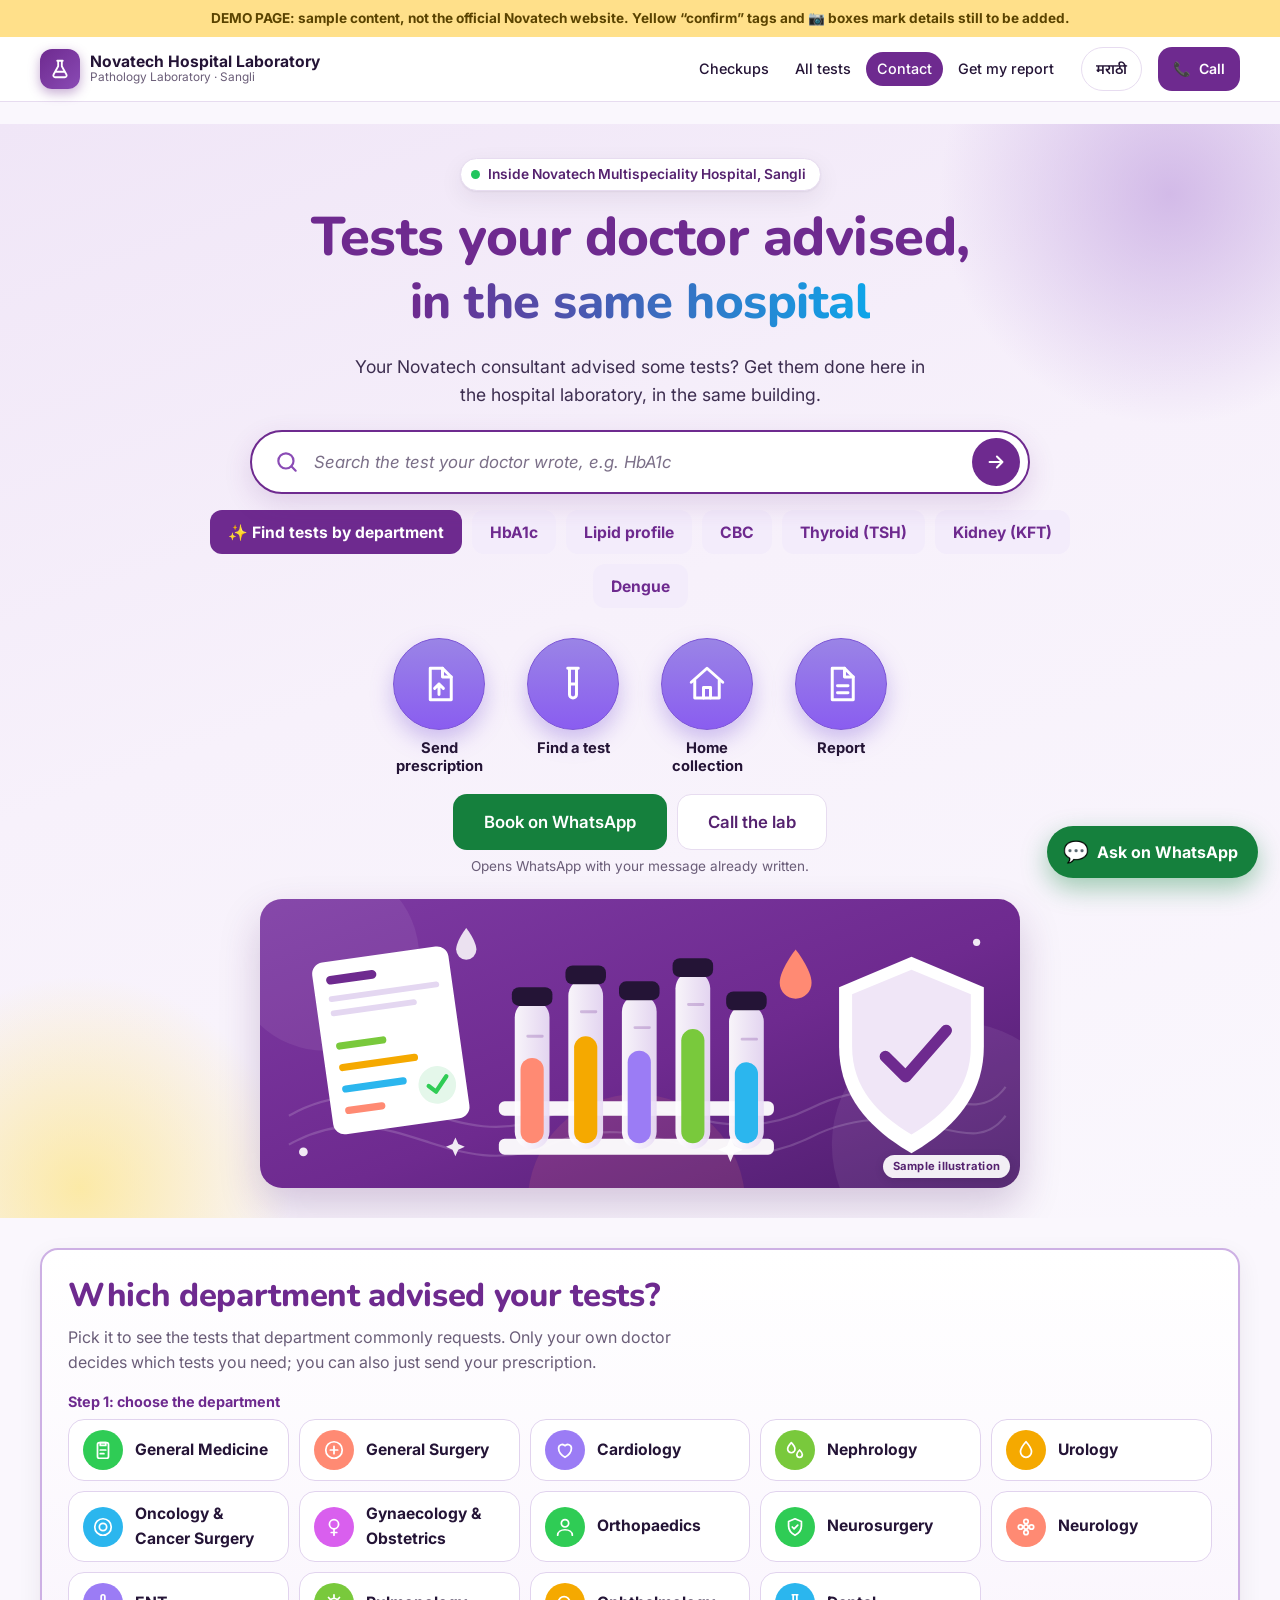
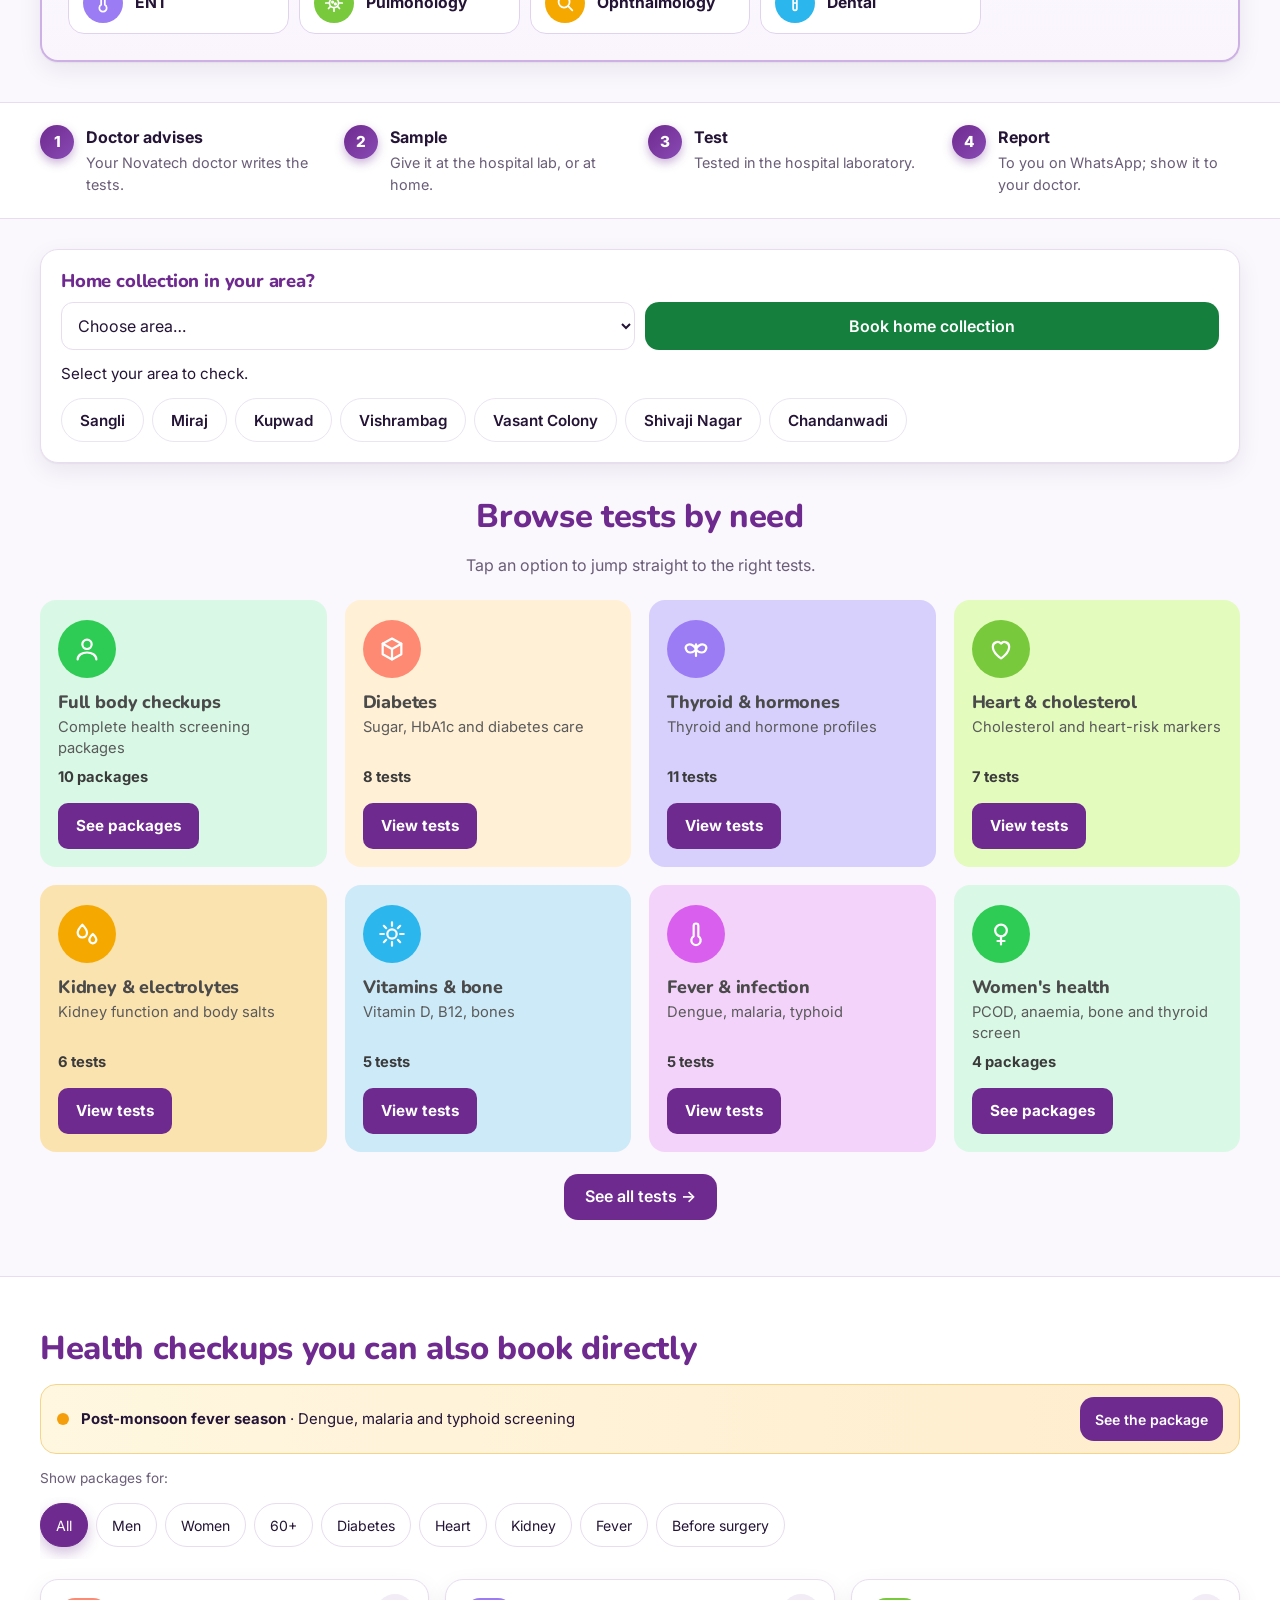
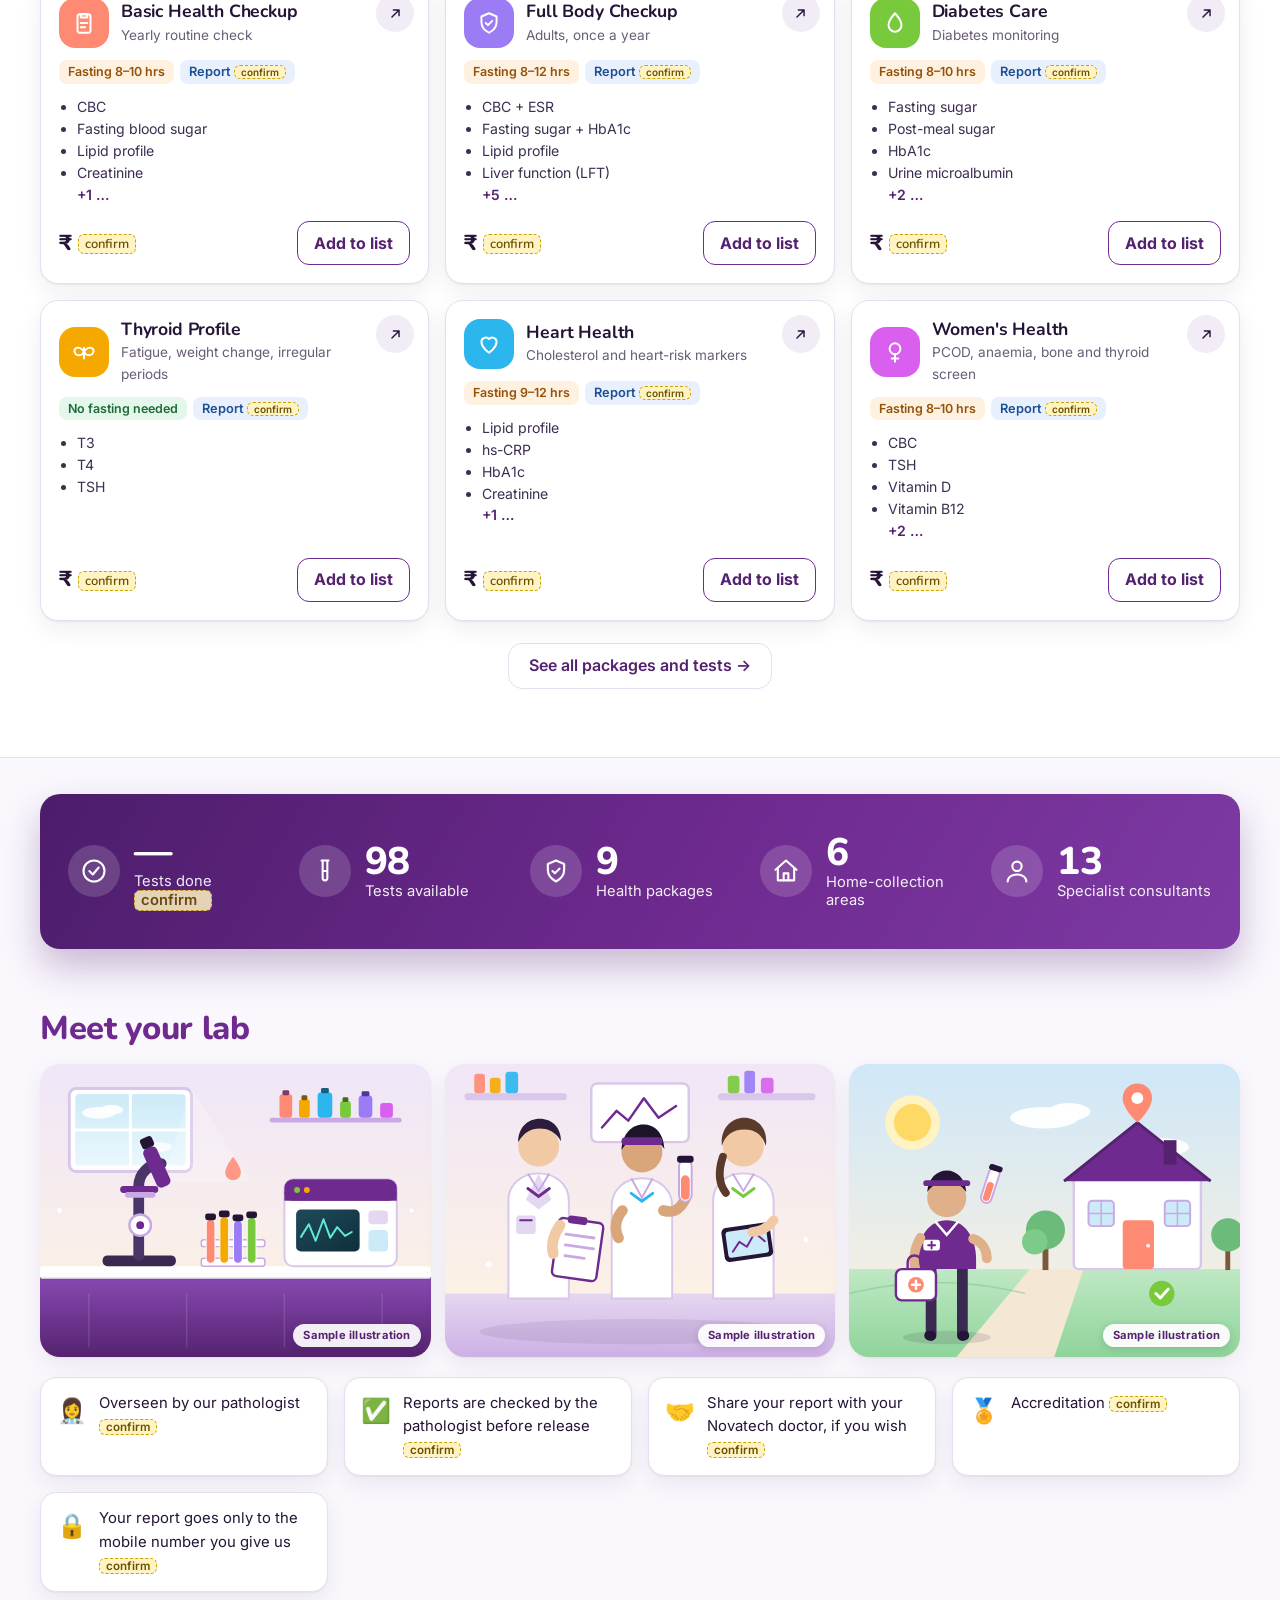
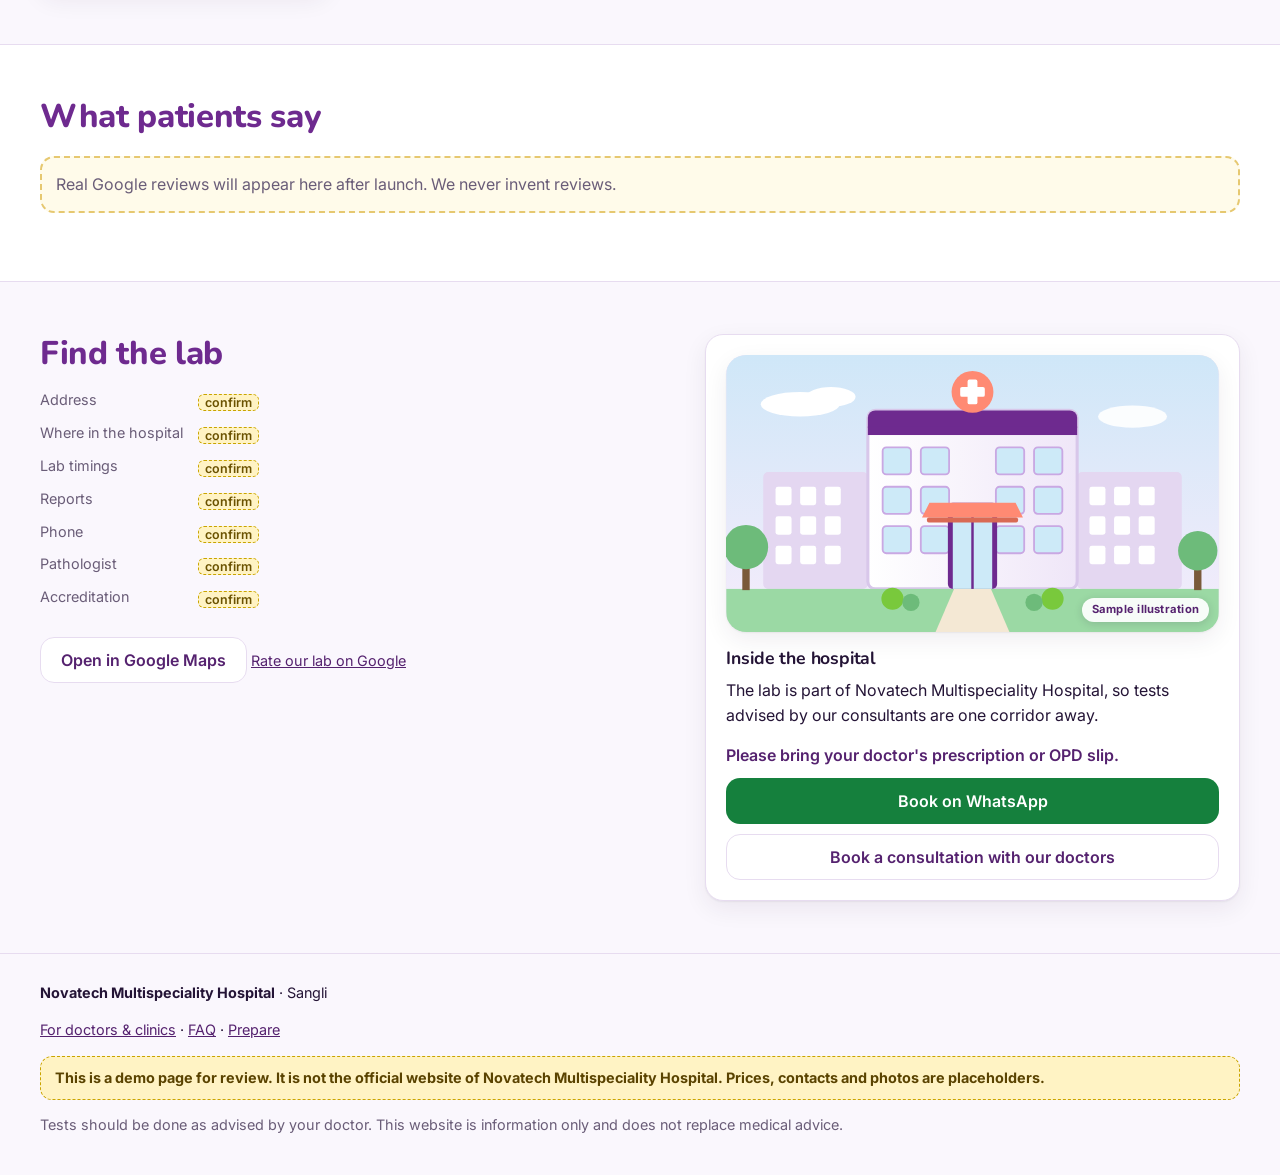
<file: index.html>
<!doctype html>
<html lang="en">
<head>
<meta charset="utf-8">
<meta name="viewport" content="width=device-width, initial-scale=1">
<title>DEMO · Pathology Lab in Sangli | Novatech Multispeciality Hospital</title>
<meta name="description" content="DEMO page, not the official site. Blood tests, health checkup packages and home sample collection in Sangli, Miraj and Kupwad. Pathology laboratory inside Novatech Multispeciality Hospital. Reports on WhatsApp.">
<meta name="robots" content="noindex, nofollow"><!-- DEMO: replace with index, follow when the real site goes live -->
<link rel="icon" href="data:image/svg+xml,%3Csvg xmlns='http://www.w3.org/2000/svg' viewBox='0 0 32 32'%3E%3Crect width='32' height='32' rx='8' fill='%236e2a8f'/%3E%3Cpath d='M12 6h8M13 6v7l-5 9a2 2 0 0 0 1.8 3h12.4a2 2 0 0 0 1.8-3l-5-9V6' fill='none' stroke='white' stroke-width='2' stroke-linecap='round' stroke-linejoin='round'/%3E%3C/svg%3E">
<meta name="theme-color" content="#6e2a8f">
<link rel="preconnect" href="https://fonts.googleapis.com">
<link rel="preconnect" href="https://fonts.gstatic.com" crossorigin>
<link rel="preload" as="style" href="https://fonts.googleapis.com/css2?family=Inter:wght@400;600;700&family=Nunito:wght@800&family=Noto+Sans+Devanagari:wght@400;700&display=swap" onload="this.onload=null;this.rel='stylesheet'">
<noscript><link rel="stylesheet" href="https://fonts.googleapis.com/css2?family=Inter:wght@400;600;700&family=Nunito:wght@800&family=Noto+Sans+Devanagari:wght@400;700&display=swap"></noscript>
<link rel="stylesheet" href="styles.css?v=20261027000626">
<script>document.documentElement.classList.add("js");setTimeout(function(){document.documentElement.classList.add("ready")},3500);</script>

<!-- Local-business data for Google. DISABLED in the demo: at launch fill the [confirm] values and change type="application/json" back to type="application/ld+json". -->
<script type="application/json" id="ld-json-disabled">
{
  "@context": "https://schema.org",
  "@type": "MedicalBusiness",
  "name": "Novatech Hospital Laboratory",
  "description": "Pathology laboratory inside Novatech Multispeciality Hospital, Sangli.",
  "areaServed": ["Sangli", "Miraj", "Kupwad"],
  "address": { "@type": "PostalAddress", "streetAddress": "[confirm]", "addressLocality": "Sangli", "addressRegion": "Maharashtra", "addressCountry": "IN" },
  "telephone": "[confirm]",
  "parentOrganization": { "@type": "Hospital", "name": "Novatech Multispeciality Hospital" }
}
</script>
</head>
<body data-page="home">
<div class="progress" id="progress" aria-hidden="true"></div>
<div class="draft-banner" id="draftBanner"><span data-i18n="demoBanner">DEMO PAGE: sample content, not the official Novatech website. Yellow “confirm” tags and 📷 boxes mark details still to be added.</span></div>

<header class="topbar">
  <div class="wrap topbar-in">
    <a class="brand" href="index.html">
      <span class="brand-mark" aria-hidden="true">
        <svg viewBox="0 0 24 24" width="22" height="22" fill="none" stroke="currentColor" stroke-width="2" stroke-linecap="round" stroke-linejoin="round"><path d="M9 3h6M10 3v6l-5 9a2 2 0 0 0 1.8 3h10.4A2 2 0 0 0 19 18l-5-9V3"/><path d="M7.5 15h9"/></svg>
      </span>
      <span class="brand-text"><strong data-lab="labName"></strong><small data-i18n="brandSub"></small></span>
    </a>
    <nav class="nav" aria-label="Main" id="nav">
      <a href="#featured" data-i18n="navCheckups"></a>
      <a href="tests.html#tests" data-i18n="navAllTests"></a>
      <a href="#contact" data-i18n="navContact"></a>
      <a href="#" data-wa="report" data-i18n="getReport"></a>
    </nav>
    <button class="lang" id="langBtn" type="button">मराठी</button>
    <a class="btn btn-primary sm hcall" data-call href="#">📞 <span data-i18n="callShort"></span></a>
  </div>
</header>

<main id="top">

  <!-- HERO: headline, pill search with live suggestions, quick-pick chips, four round buttons -->
  <section class="hero lean center">
    <span class="blob b1" aria-hidden="true"></span><span class="blob b2" aria-hidden="true"></span>
    <div class="floaters" aria-hidden="true">
      <span style="--x:6%;--d:0s;--s:1.6rem">🩸</span><span style="--x:22%;--d:2.2s;--s:1.3rem">🧪</span><span style="--x:41%;--d:4.4s;--s:1.7rem">🔬</span>
      <span style="--x:63%;--d:1.1s;--s:1.4rem">💉</span><span style="--x:82%;--d:3.3s;--s:1.6rem">🧬</span><span style="--x:93%;--d:5.5s;--s:1.2rem">🩺</span>
    </div>
    <div class="wrap hero-c">
      <p class="eyebrow"><span class="live"></span><span data-i18n="eyebrow">Inside Novatech Multispeciality Hospital, Sangli</span></p>
      <h1><span data-i18n="heroPre">Your blood tests,</span> <span class="rot" id="rot">under one roof</span></h1>
      <p class="lead" id="lead">Walk in at the hospital and get tested right next to your doctor. Everything under one roof.</p>

      <form class="pillsearch" id="homeSearchForm" role="search" autocomplete="off">
        <svg class="ps-ico" viewBox="0 0 24 24" aria-hidden="true"><circle cx="11" cy="11" r="7"/><path d="M20 20l-4-4"/></svg>
        <input id="homeSearch" type="search" role="combobox" aria-expanded="false" aria-controls="suggest" aria-autocomplete="list" autocomplete="off" data-i18n-ph="searchHome" aria-label="Search tests and checkups">
        <button type="submit" class="ps-go" aria-label="Search"><svg viewBox="0 0 24 24" aria-hidden="true"><path d="M5 12h14M13 6l6 6-6 6"/></svg></button>
        <ul class="suggest" id="suggest" role="listbox" hidden></ul>
      </form>
      <div class="chipbar" id="chipbar"></div>

      <div class="rbtns">
        <a class="rbtn" data-wa="rx" href="#"><span class="rb-c"><svg viewBox="0 0 24 24" aria-hidden="true"><path d="M7 3h7l5 5v13H7z"/><path d="M14 3v5h5M12 18v-6M9.5 14.5L12 12l2.5 2.5"/></svg></span><b data-i18n="qRxBtn"></b></a>
        <a class="rbtn" href="tests.html#tests"><span class="rb-c"><svg viewBox="0 0 24 24" aria-hidden="true"><path d="M9 3h6M10 3v15a2 2 0 0 0 4 0V3M10 12h4"/></svg></span><b data-i18n="qFind"></b></a>
        <a class="rbtn" href="#options"><span class="rb-c"><svg viewBox="0 0 24 24" aria-hidden="true"><path d="M3 11l9-8 9 8"/><path d="M5 10v10h14V10"/><path d="M10 20v-6h4v6"/></svg></span><b data-i18n="navHome"></b></a>
        <a class="rbtn" data-wa="report" href="#"><span class="rb-c"><svg viewBox="0 0 24 24" aria-hidden="true"><path d="M7 3h7l5 5v13H7z"/><path d="M14 3v5h5M10 13h6M10 17h6"/></svg></span><b data-i18n="qReport"></b></a>
      </div>

      <div class="cta-row ctr-row">
        <a class="btn btn-wa btn-lg" data-wa="hello" href="#"><span data-i18n="ctaWhatsapp"></span></a>
        <a class="btn btn-ghost btn-lg" data-call href="#"><span data-i18n="ctaCall"></span></a>
      </div>
      <p class="cta-hint" data-i18n="waHint"></p>
      <div class="photo banner" data-photo="hero"></div>
    </div>
  </section>

  <!-- GUIDED FINDER: two taps to a suggested checkup -->
  <section class="sec tight" id="finder">
    <div class="wrap">
      <div class="finder card">
        <h2 data-i18n="deptTitle"></h2>
        <p class="sub" data-i18n="deptSub"></p>
        <div id="finderBody" aria-live="polite"></div>
      </div>
    </div>
  </section>

  <!-- HOW IT WORKS (one compact row) -->
  <section class="band">
    <div class="wrap">
      <ol class="steps compact">
        <li><span class="n">1</span><div><strong data-i18n="s1t"></strong><p data-i18n="s1d"></p></div></li>
        <li><span class="n">2</span><div><strong data-i18n="s2t"></strong><p data-i18n="s2d"></p></div></li>
        <li><span class="n">3</span><div><strong data-i18n="s3t"></strong><p data-i18n="s3d"></p></div></li>
        <li><span class="n">4</span><div><strong data-i18n="s4t"></strong><p data-i18n="s4d"></p></div></li>
      </ol>
    </div>
  </section>

  <!-- AREA CHECK + BROWSE BY NEED -->
  <section class="sec tight" id="options">
    <div class="wrap">
      <div class="areastrip card">
        <h2 data-i18n="areaShort"></h2>
        <div class="area-row">
          <label class="sr-only" for="areaSel" data-i18n="areaPick"></label>
          <select id="areaSel"></select>
          <a class="btn btn-wa" data-wa="area" href="#"><span data-i18n="areaBook"></span></a>
        </div>
        <p class="area-result" id="areaResult" aria-live="polite"></p>
        <ul class="chips" id="areaChips"></ul>
      </div>

      <h2 class="mt ctr" data-i18n="browseTitle"></h2>
      <p class="sub ctr" data-i18n="tilesSub"></p>
      <div class="rgrid" id="tiles"></div>
      <p class="center"><a class="btn btn-primary" href="tests.html#tests" data-i18n="allTestsBtn"></a></p>
    </div>
  </section>

  <!-- FEATURED CHECKUPS -->
  <section id="featured" class="sec alt">
    <div class="wrap">
      <h2 data-i18n="featTitle"></h2>
      <div id="season"></div>
      <p class="filter-label" data-i18n="whoFor"></p>
      <div class="tabs" id="pkgFilter" role="tablist"></div>
      <div class="grid pkgs" id="pkgGrid"></div>
      <p class="center"><a class="btn btn-ghost" href="tests.html#packages" data-i18n="seeAllPkgs"></a></p>
    </div>
  </section>

  <!-- NUMBERS BANNER (all values come from the site's own data) -->
  <section class="statsec" id="numbers" aria-label="Lab in numbers">
    <div class="wrap"><div class="statband" id="statBand"></div></div>
  </section>

  <!-- MEET YOUR LAB: real photos + proof -->
  <section class="sec" id="why">
    <div class="wrap">
      <h2 data-i18n="meetTitle"></h2>
      <div class="meet">
        <div class="photo" data-photo="lab"></div>
        <div class="photo" data-photo="team"></div>
        <div class="photo" data-photo="collection"></div>
      </div>
      <div class="grid trustgrid" id="trustGrid"></div>
    </div>
  </section>

  <!-- REVIEWS (hidden until real Google reviews are added) -->
  <section class="sec alt" id="reviews" hidden>
    <div class="wrap">
      <h2 data-i18n="reviewsTitle"></h2>
      <div class="grid reviews" id="reviewGrid"></div>
    </div>
  </section>

  <!-- CONTACT -->
  <section id="contact" class="sec">
    <div class="wrap two">
      <div>
        <h2 data-i18n="contactTitle"></h2>
        <dl class="facts">
          <dt data-i18n="cAddr"></dt><dd data-lab="address"></dd>
          <dt data-i18n="cWhere"></dt><dd data-lab="location"></dd>
          <dt data-i18n="cLab"></dt><dd data-lab="hoursLab"></dd>
          <dt data-i18n="cReport"></dt><dd data-lab="hoursReport"></dd>
          <dt data-i18n="cPhone"></dt><dd data-lab="phone"></dd>
          <dt data-i18n="cPath"></dt><dd data-lab="pathologist"></dd>
          <dt data-i18n="cAccr"></dt><dd data-lab="accreditation"></dd>
        </dl>
        <a class="btn btn-ghost" id="mapBtn" href="#" target="_blank" rel="noopener"><span data-i18n="cMap"></span></a>
        <a class="link-sm" id="reviewLink" href="#" target="_blank" rel="noopener" hidden data-i18n="reviewLink"></a>
      </div>
      <div class="card">
        <div class="photo wide" data-photo="building"></div>
        <h3 class="mt-s" data-i18n="inHospital"></h3>
        <p data-i18n="inHospitalD"></p>
        <p class="bring" data-i18n="bringNote"></p>
        <a class="btn btn-wa btn-block" data-wa="hello" href="#"><span data-i18n="ctaWhatsapp"></span></a>
        <a class="btn btn-ghost btn-block" data-wa="opd" href="#"><span data-i18n="bookOpd"></span></a>
      </div>
    </div>
  </section>
</main>

<footer class="foot">
  <div class="wrap">
    <p><strong data-lab="hospital"></strong> · <span data-lab="city"></span></p>
    <p><a href="tests.html#doctors" data-i18n="snDoctors"></a> · <a href="tests.html#faq" data-i18n="snFaq"></a> · <a href="tests.html#prepare" data-i18n="snPrepare"></a></p>
    <p class="demo-note" data-i18n="demoNote"></p>
    <p class="muted" data-i18n="disclaimer"></p>
  </div>
</footer>

<dialog id="detail" aria-labelledby="dlgTitle">
  <div class="dlg-card"><button type="button" class="dlg-x" id="dlgClose" aria-label="Close">×</button><div id="dlgBody"></div></div>
</dialog>
<a class="fab" data-wa="hello" href="#"><span aria-hidden="true">💬</span><b data-i18n="fabChat"></b></a>
<div class="toast" id="toast" role="status" aria-live="polite"></div>

<div class="bar" id="bar">
  <p class="fast-hint" id="fastHint" hidden></p>
  <div class="bar-sel" id="barSel" hidden>
    <button type="button" class="viewlist" data-open="list"><b id="selCount">0</b> <span data-i18n="selected"></span> · <u data-i18n="viewList"></u></button>
    <button type="button" id="selClear" class="link-sm" data-i18n="clear"></button>
    <a class="btn btn-wa" data-wa="cart" href="#"><span data-i18n="sendWa"></span></a>
  </div>
  <div class="bar-quick" id="barQuick">
    <a class="btn btn-wa" data-wa="hello" href="#"><span data-i18n="ctaWhatsapp"></span></a>
    <a class="btn btn-primary" data-call href="#"><span data-i18n="ctaCall"></span></a>
  </div>
</div>

<script defer src="data.js?v=20261027000626"></script>
<script defer src="i18n-extra.js?v=20261027000626"></script>
<script defer src="i18n-lean.js?v=20261027000626"></script>
<script defer src="app.js?v=20261027000626"></script>
</body>
</html>
</file>
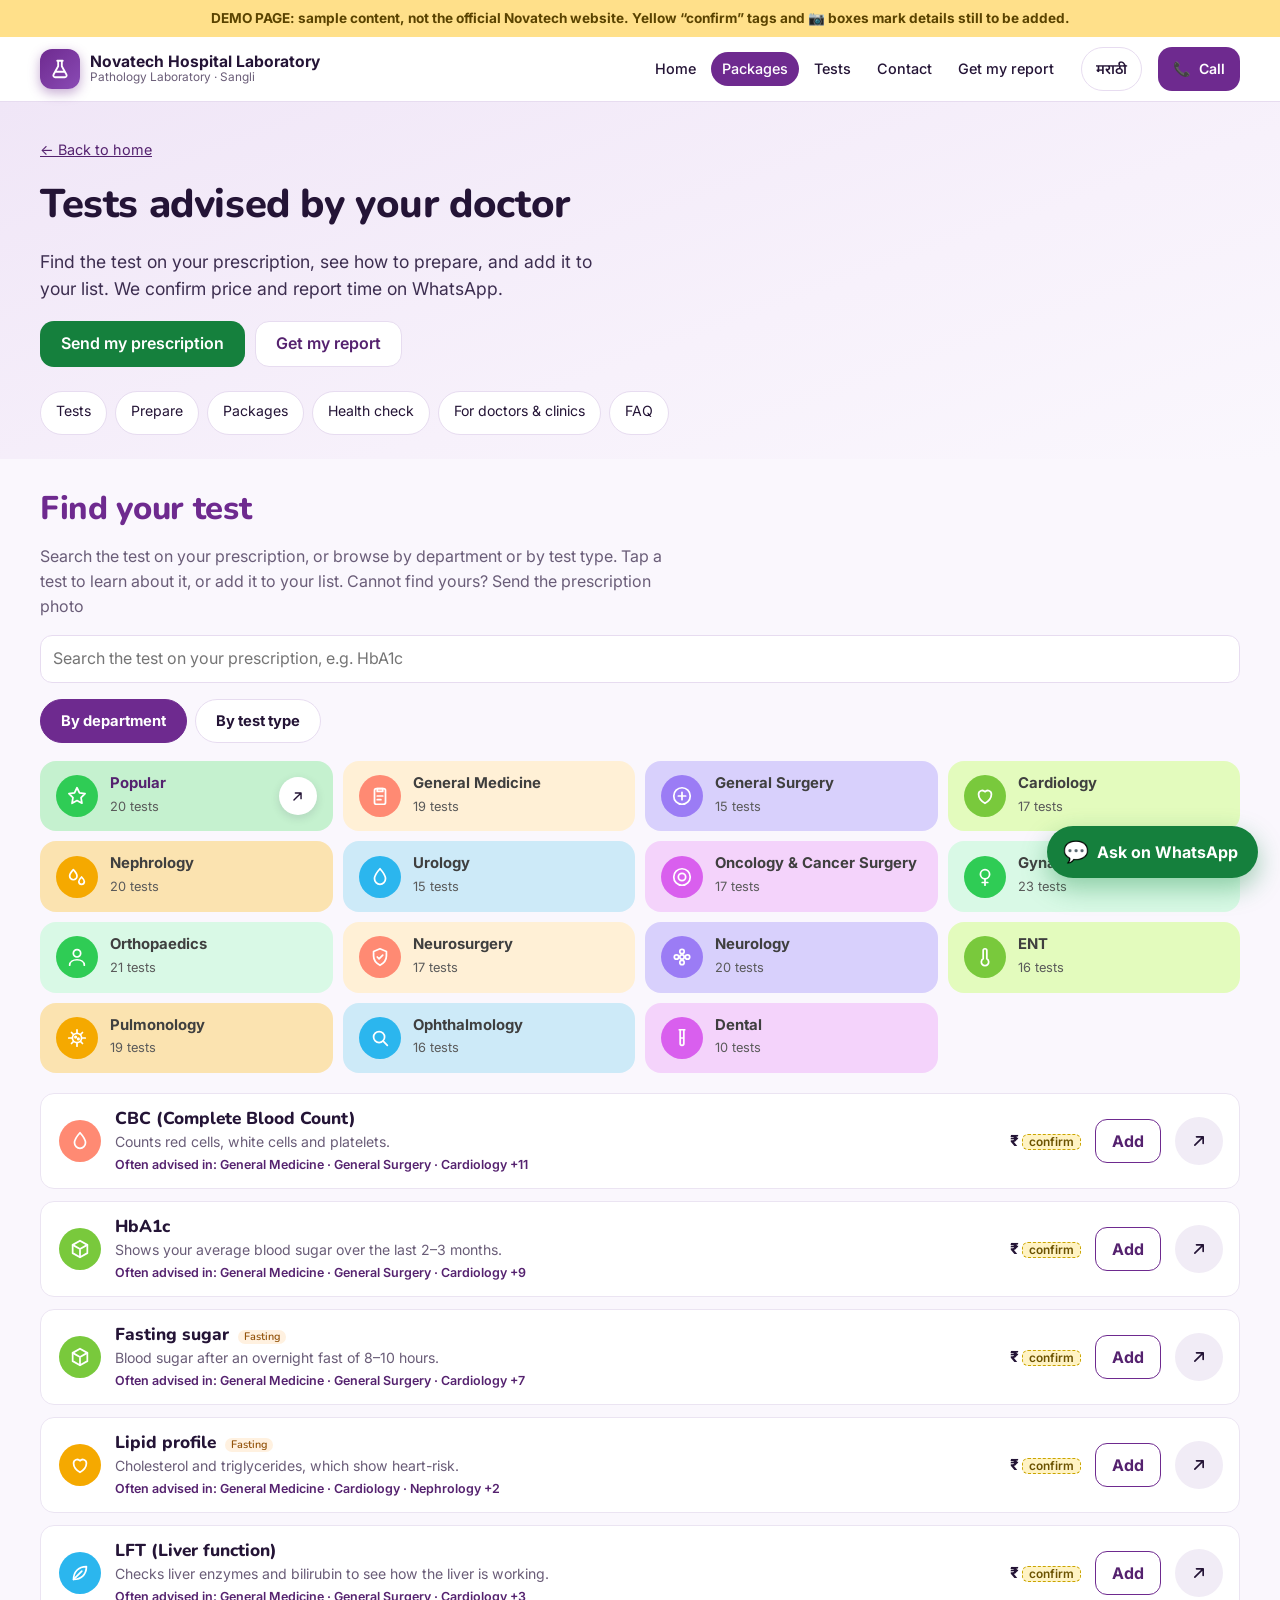
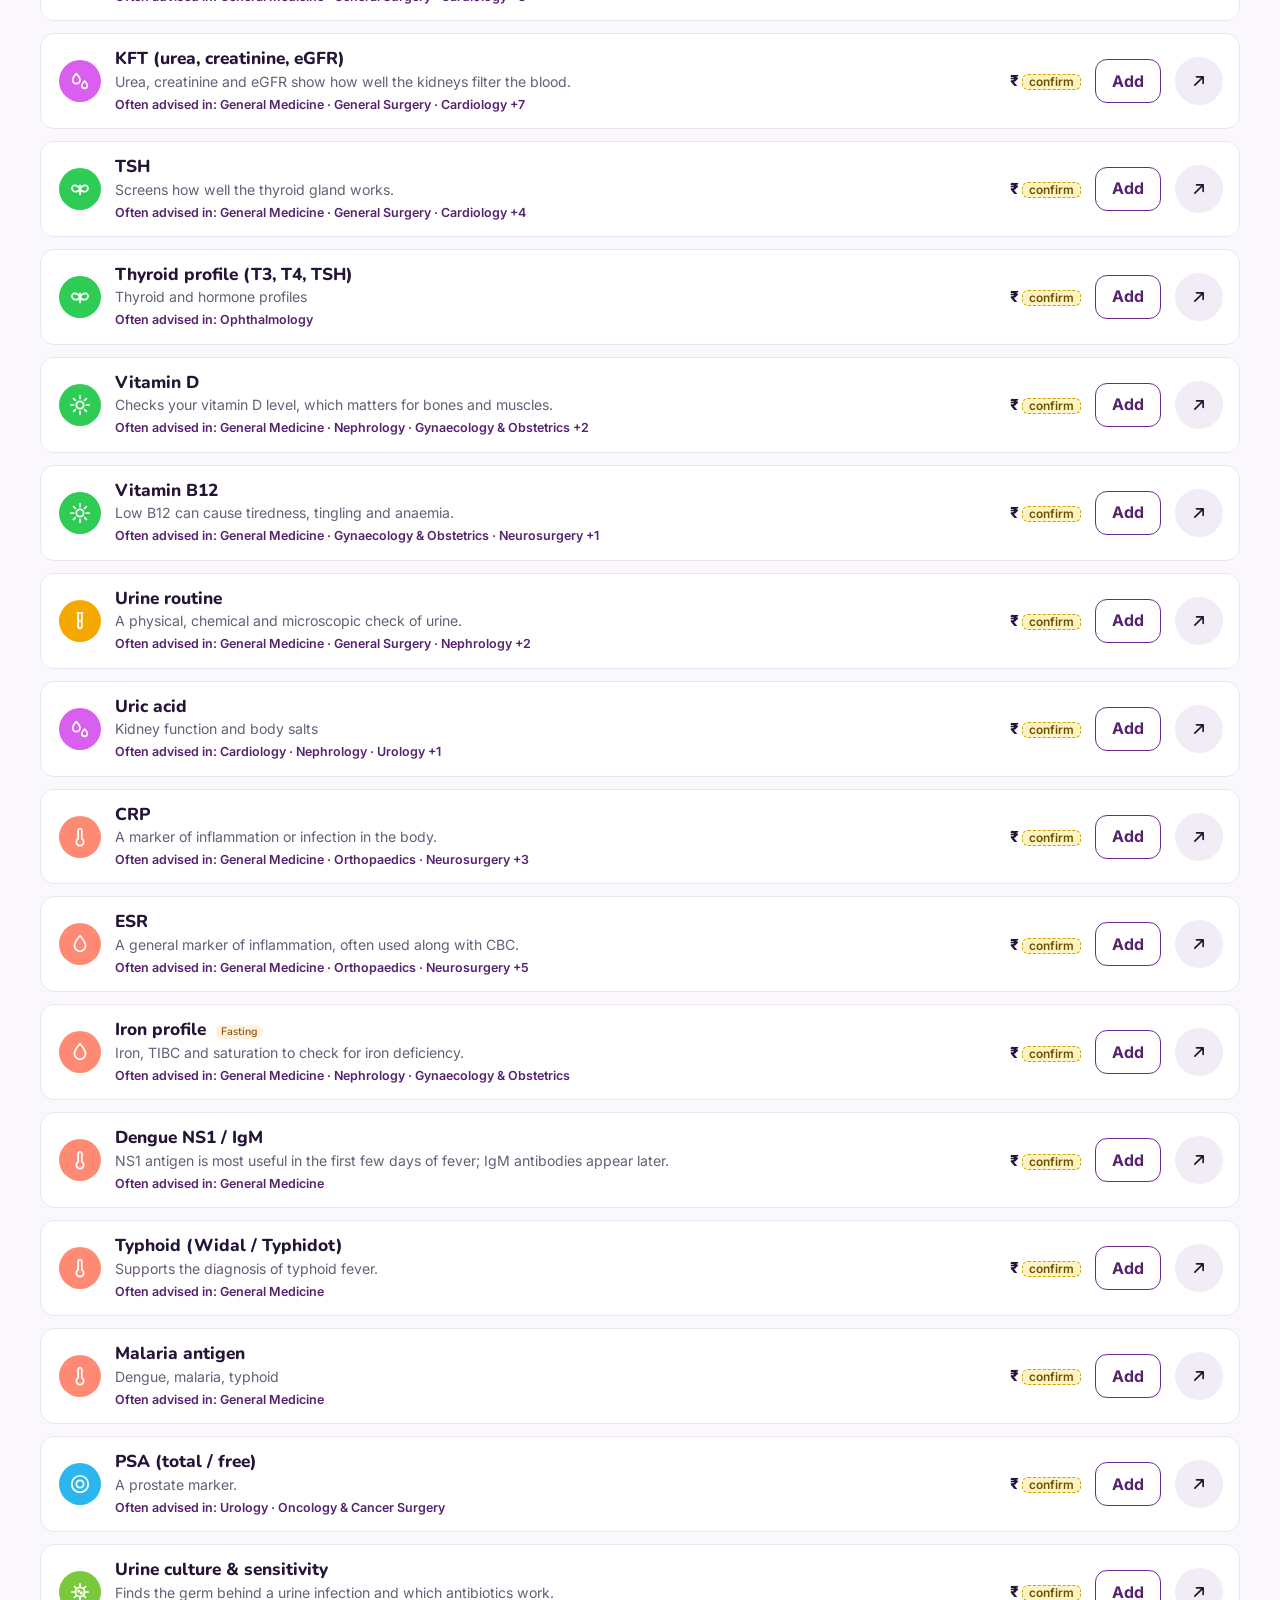
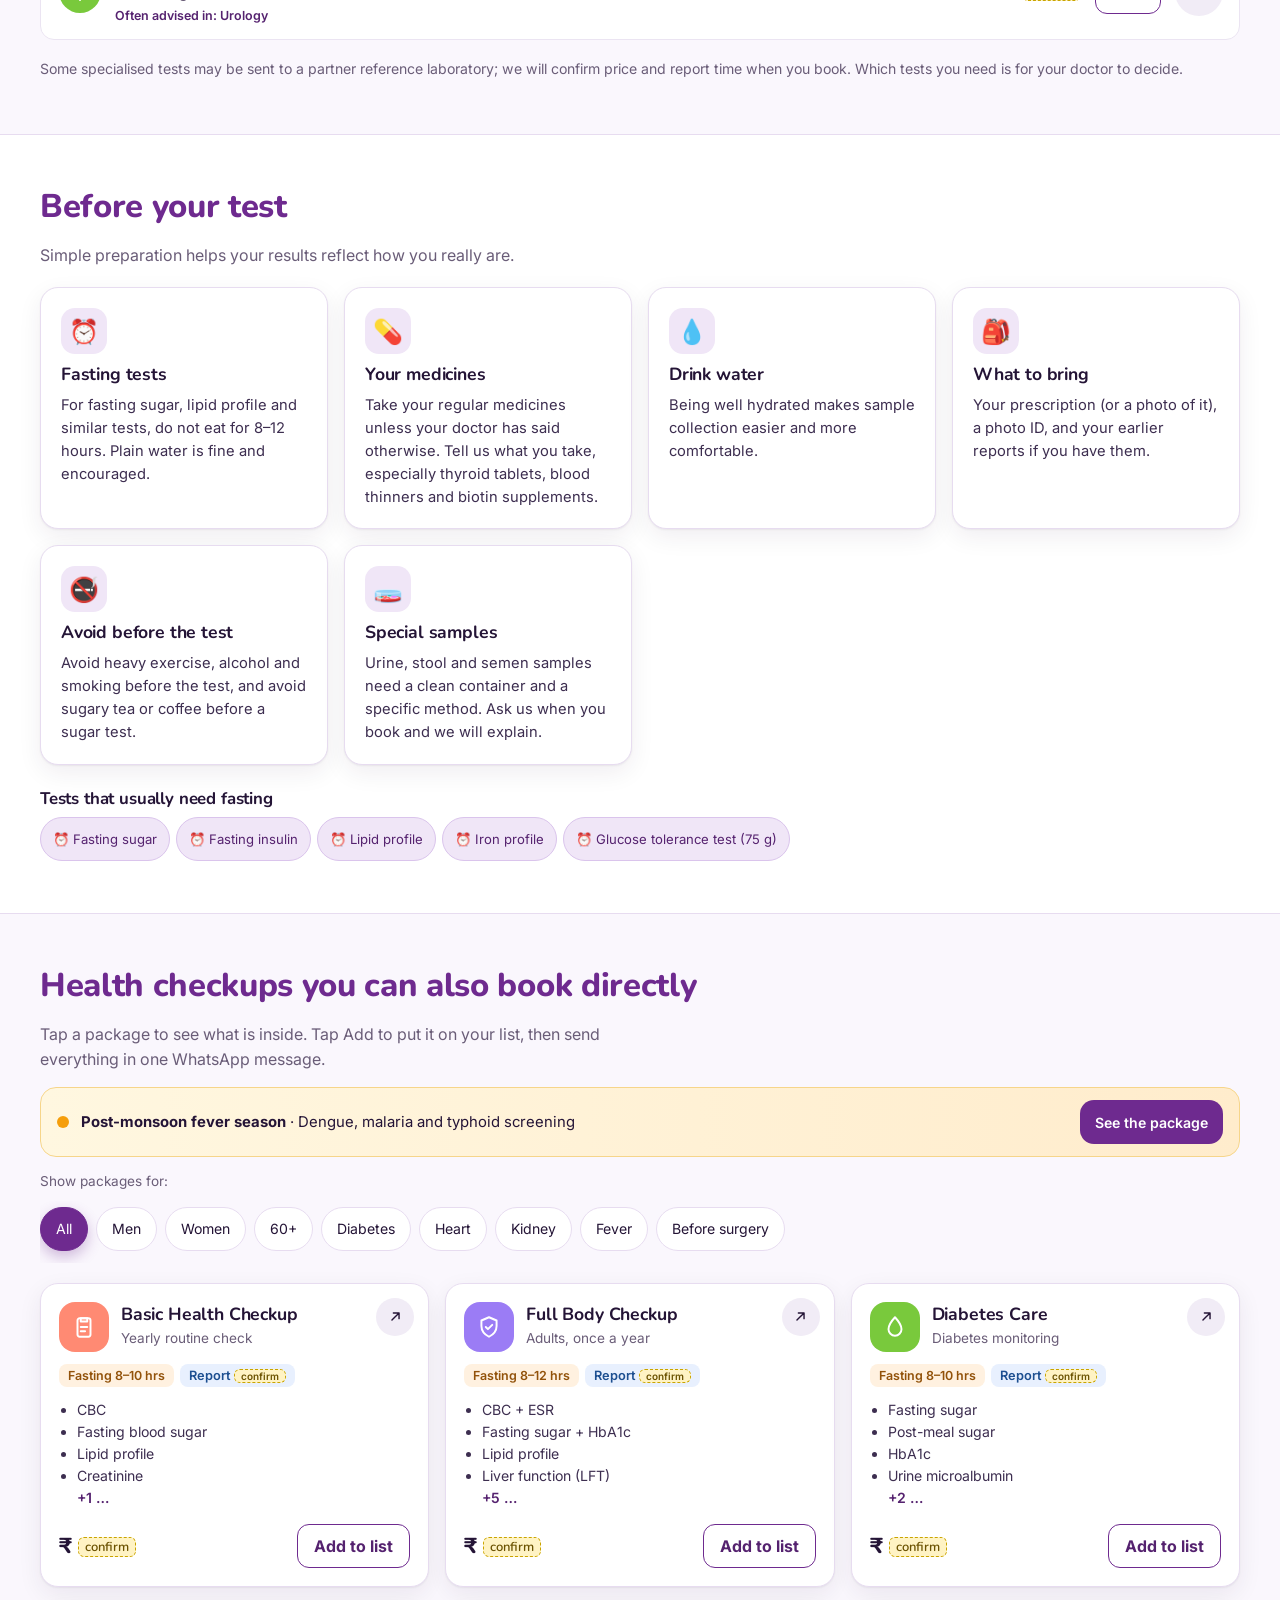
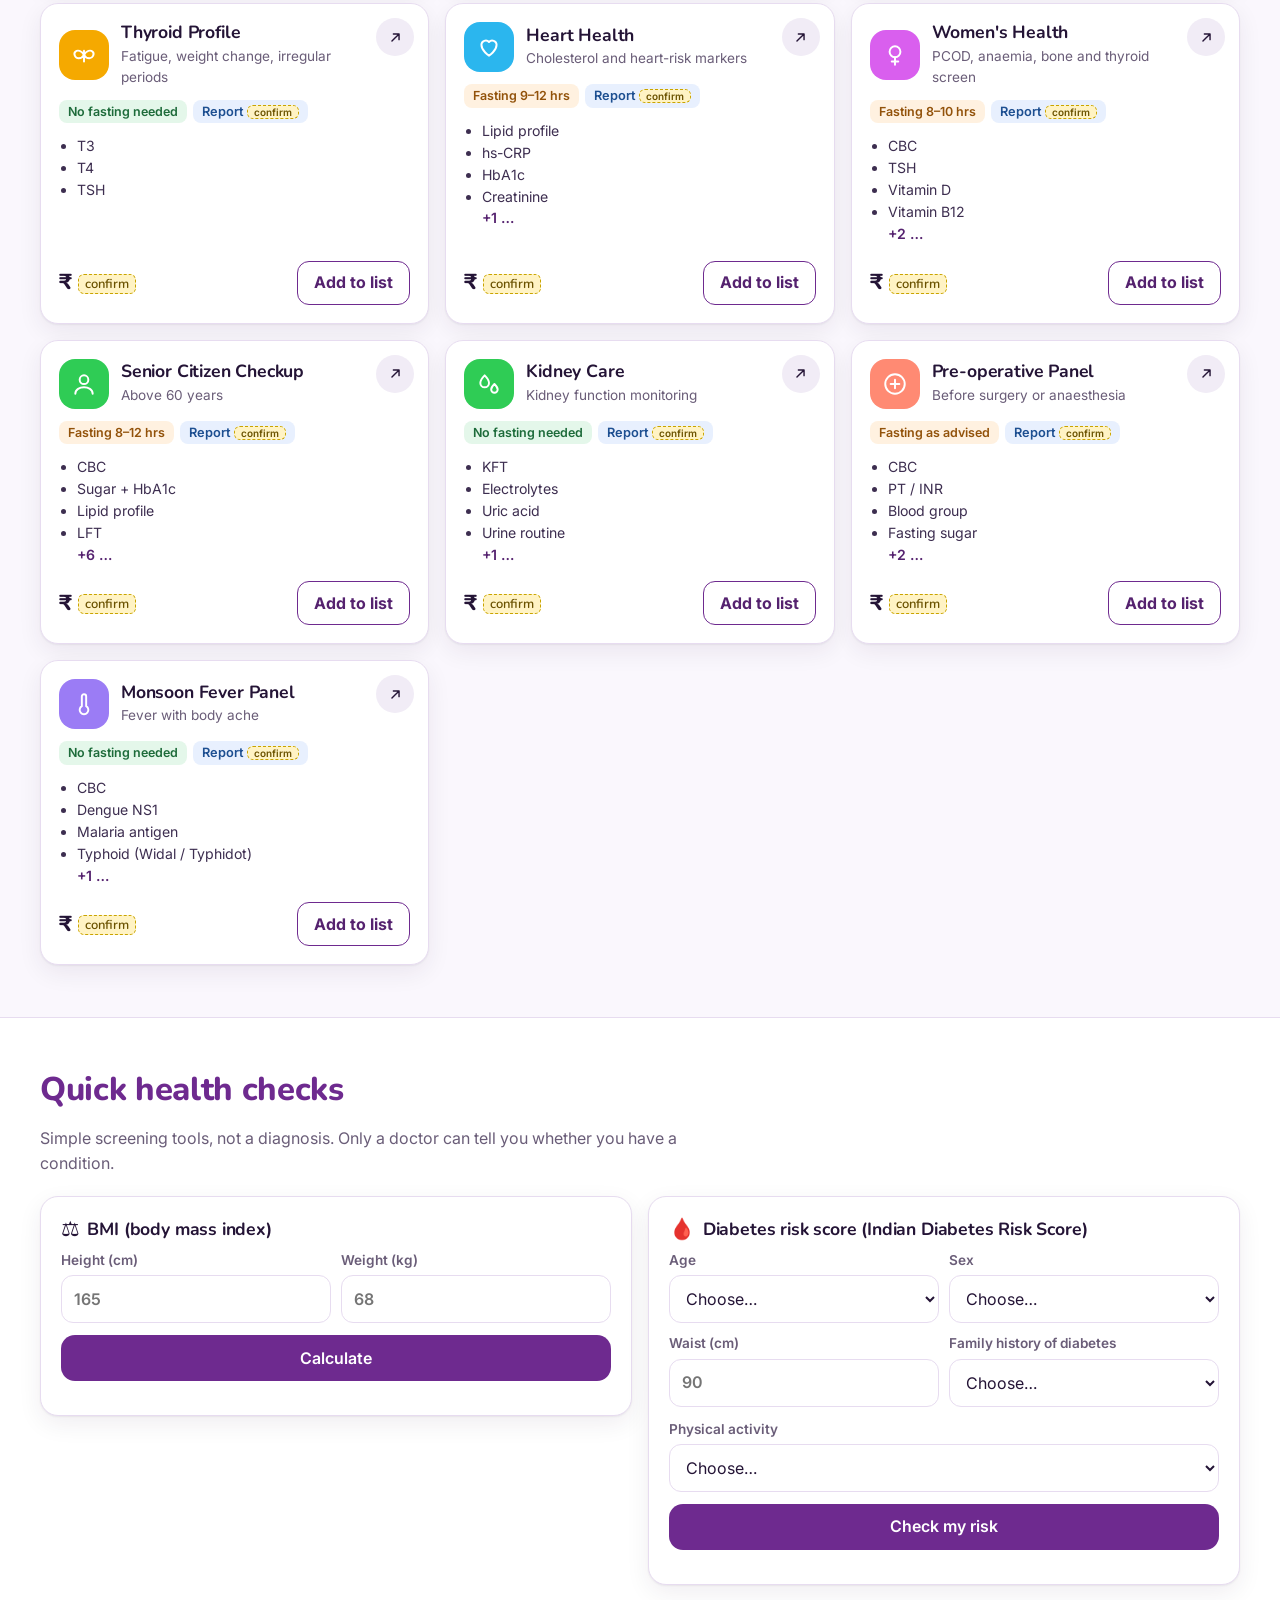
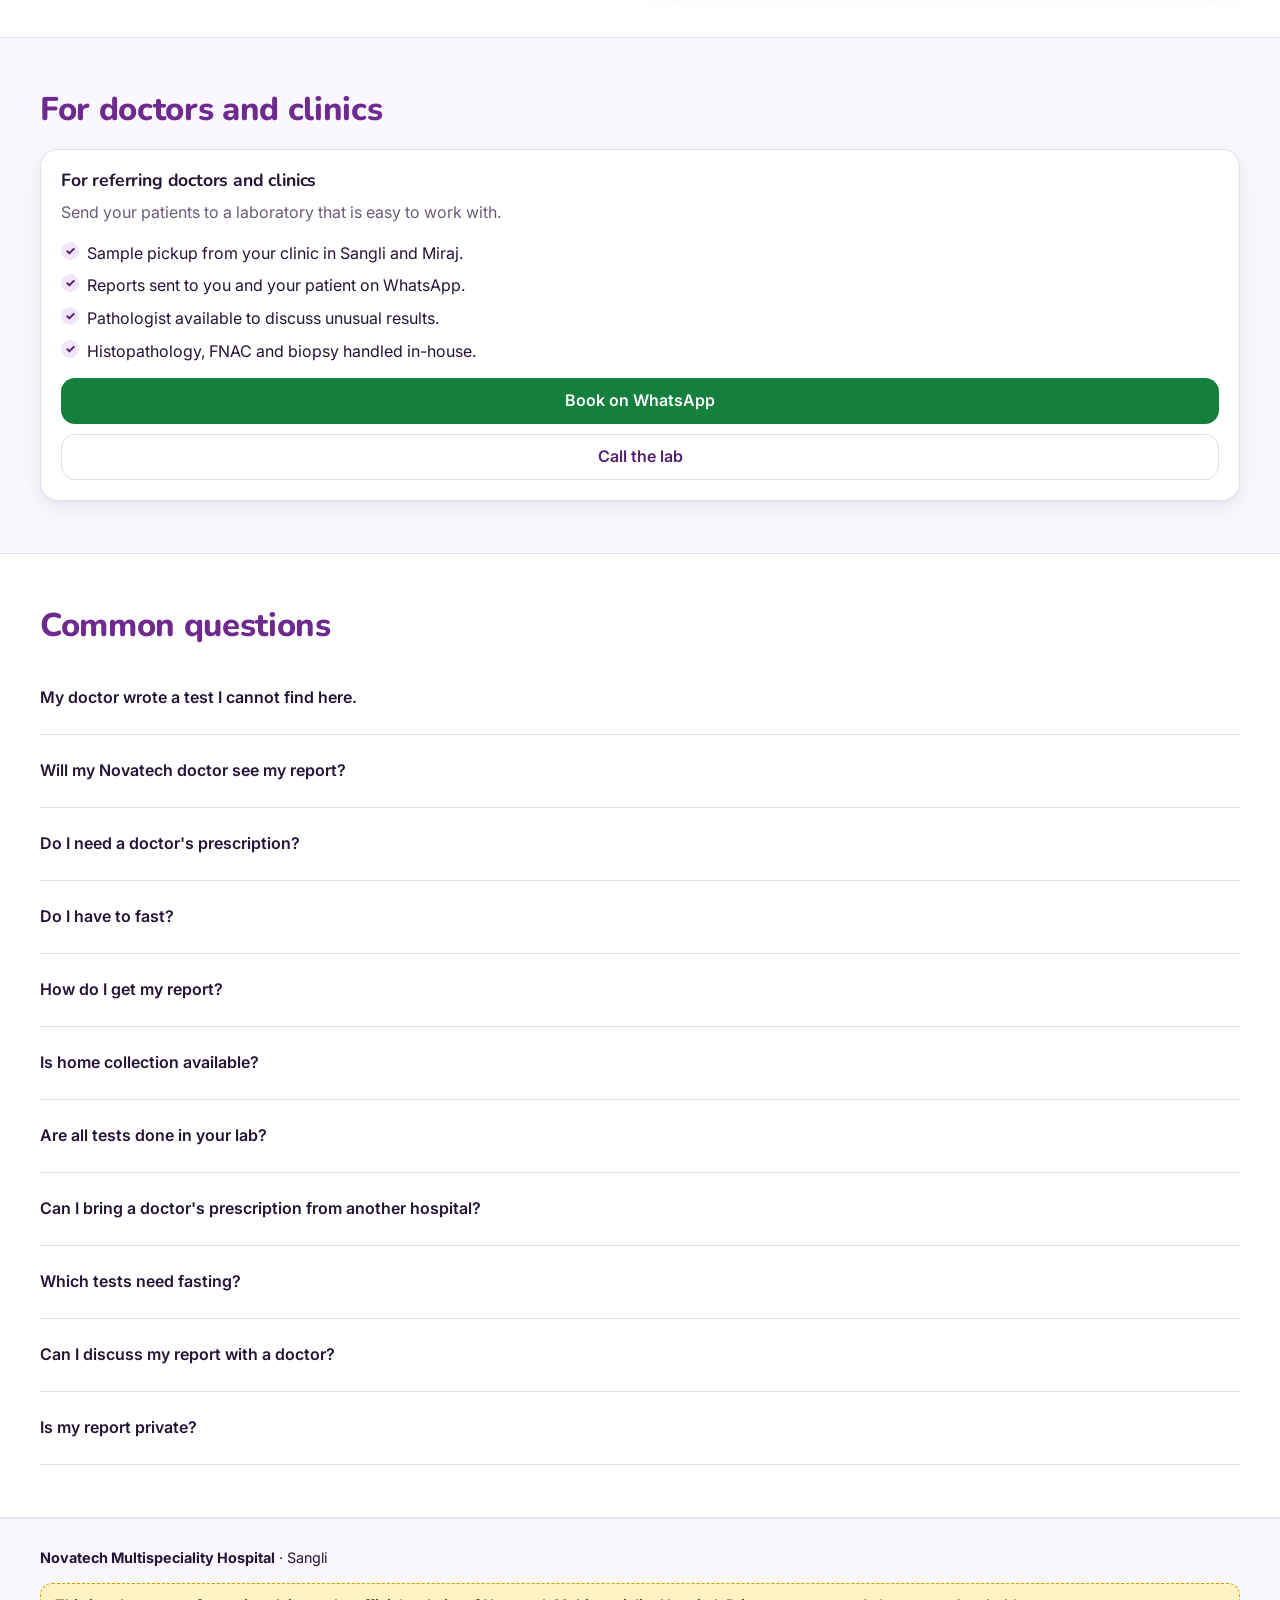
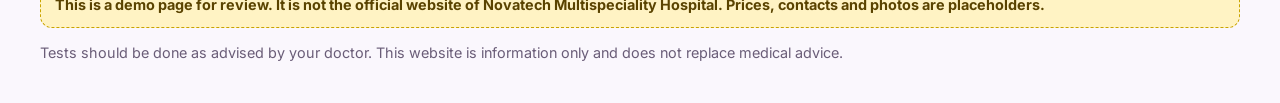
<file: tests.html>
<!doctype html>
<html lang="en">
<head>
<meta charset="utf-8">
<meta name="viewport" content="width=device-width, initial-scale=1">
<title>DEMO · Tests Advised by Your Doctor | Novatech Hospital Laboratory, Sangli</title>
<meta name="description" content="DEMO page. Find the test your Novatech doctor advised, see how to prepare, and send your prescription. Pathology laboratory inside Novatech Multispeciality Hospital, Sangli.">
<meta name="robots" content="noindex, nofollow"><!-- DEMO: replace with index, follow when the real site goes live -->
<link rel="icon" href="data:image/svg+xml,%3Csvg xmlns='http://www.w3.org/2000/svg' viewBox='0 0 32 32'%3E%3Crect width='32' height='32' rx='8' fill='%236e2a8f'/%3E%3Cpath d='M12 6h8M13 6v7l-5 9a2 2 0 0 0 1.8 3h12.4a2 2 0 0 0 1.8-3l-5-9V6' fill='none' stroke='white' stroke-width='2' stroke-linecap='round' stroke-linejoin='round'/%3E%3C/svg%3E">
<meta name="theme-color" content="#6e2a8f">
<link rel="preconnect" href="https://fonts.googleapis.com">
<link rel="preconnect" href="https://fonts.gstatic.com" crossorigin>
<link rel="preload" as="style" href="https://fonts.googleapis.com/css2?family=Inter:wght@400;600;700&family=Nunito:wght@800&family=Noto+Sans+Devanagari:wght@400;700&display=swap" onload="this.onload=null;this.rel='stylesheet'">
<noscript><link rel="stylesheet" href="https://fonts.googleapis.com/css2?family=Inter:wght@400;600;700&family=Nunito:wght@800&family=Noto+Sans+Devanagari:wght@400;700&display=swap"></noscript>
<link rel="stylesheet" href="styles.css?v=20261027000626">
<script>document.documentElement.classList.add("js");setTimeout(function(){document.documentElement.classList.add("ready")},3500);</script>
</head>
<body data-page="tests">
<div class="progress" id="progress" aria-hidden="true"></div>
<div class="draft-banner" id="draftBanner"><span data-i18n="demoBanner">DEMO PAGE: sample content, not the official Novatech website. Yellow “confirm” tags and 📷 boxes mark details still to be added.</span></div>

<header class="topbar">
  <div class="wrap topbar-in">
    <a class="brand" href="index.html">
      <span class="brand-mark" aria-hidden="true">
        <svg viewBox="0 0 24 24" width="22" height="22" fill="none" stroke="currentColor" stroke-width="2" stroke-linecap="round" stroke-linejoin="round"><path d="M9 3h6M10 3v6l-5 9a2 2 0 0 0 1.8 3h10.4A2 2 0 0 0 19 18l-5-9V3"/><path d="M7.5 15h9"/></svg>
      </span>
      <span class="brand-text"><strong data-lab="labName"></strong><small data-i18n="brandSub"></small></span>
    </a>
    <nav class="nav" aria-label="Main" id="nav">
      <a href="index.html" data-i18n="navHomeLink"></a>
      <a href="#packages" data-i18n="snPackages"></a>
      <a href="#tests" data-i18n="snTests"></a>
      <a href="index.html#contact" data-i18n="navContact"></a>
      <a href="#" data-wa="report" data-i18n="getReport"></a>
    </nav>
    <button class="lang" id="langBtn" type="button">मराठी</button>
    <a class="btn btn-primary sm hcall" data-call href="#">📞 <span data-i18n="callShort"></span></a>
  </div>
</header>

<main id="top">
  <section class="pagehead">
    <div class="wrap">
      <a class="link-sm back" href="index.html" data-i18n="backHome"></a>
      <h1 data-i18n="testsPageTitle"></h1>
      <p class="lead" data-i18n="testsPageSub"></p>
      <div class="cta-row">
        <a class="btn btn-wa" data-wa="rx" href="#"><span data-i18n="deptSend"></span></a>
        <a class="btn btn-ghost" data-wa="report" href="#"><span data-i18n="getReport"></span></a>
      </div>
      <div class="tabs subnav" id="subnav">
        <a class="tab" href="#tests" data-i18n="snTests"></a>
        <a class="tab" href="#prepare" data-i18n="snPrepare"></a>
        <a class="tab" href="#packages" data-i18n="snPackages"></a>
        <a class="tab" href="#check" data-i18n="snCheck"></a>
        <a class="tab" href="#doctors" data-i18n="snDoctors"></a>
        <a class="tab" href="#faq" data-i18n="snFaq"></a>
      </div>
    </div>
  </section>

  <!-- ALL TESTS -->
  <section id="tests" class="sec tight">
    <div class="wrap">
      <h2 data-i18n="testTitle"></h2>
      <p class="sub" data-i18n="testSub"></p>
      <input id="testSearch" class="search" type="search" autocomplete="off" data-i18n-ph="testSearch">
      <div class="modebar" id="modeBar"></div>
      <div class="ctabs" id="testTabs" role="tablist"></div>
      <ul class="tests" id="testList"></ul>
      <p class="muted" id="testEmpty" hidden data-i18n="testEmpty"></p>
      <p class="muted note" data-i18n="testNote"></p>
    </div>
  </section>

  <!-- BEFORE YOUR TEST -->
  <section id="prepare" class="sec alt">
    <div class="wrap">
      <h2 data-i18n="prepTitle"></h2>
      <p class="sub" data-i18n="prepSub"></p>
      <div class="grid prep">
        <article class="card rv"><span class="ico">⏰</span><h3 data-i18n="p1t"></h3><p data-i18n="p1d"></p></article>
        <article class="card rv"><span class="ico">💊</span><h3 data-i18n="p2t"></h3><p data-i18n="p2d"></p></article>
        <article class="card rv"><span class="ico">💧</span><h3 data-i18n="p3t"></h3><p data-i18n="p3d"></p></article>
        <article class="card rv"><span class="ico">🎒</span><h3 data-i18n="p4t"></h3><p data-i18n="p4d"></p></article>
        <article class="card rv"><span class="ico">🚭</span><h3 data-i18n="p5t"></h3><p data-i18n="p5d"></p></article>
        <article class="card rv"><span class="ico">🧫</span><h3 data-i18n="p6t"></h3><p data-i18n="p6d"></p></article>
      </div>
      <div class="fastlist" id="fastList"></div>
    </div>
  </section>

  <!-- ALL PACKAGES -->
  <section id="packages" class="sec">
    <div class="wrap">
      <h2 data-i18n="pkgTitle"></h2>
      <p class="sub" data-i18n="pkgSub"></p>
      <div id="season"></div>
      <p class="filter-label" data-i18n="whoFor"></p>
      <div class="tabs" id="pkgFilter" role="tablist"></div>
      <div class="grid pkgs" id="pkgGrid"></div>
    </div>
  </section>

  <!-- QUICK HEALTH CHECKS -->
  <section id="check" class="sec alt">
    <div class="wrap">
      <h2 data-i18n="riskTitle"></h2>
      <p class="sub" data-i18n="riskSub"></p>
      <div class="grid risk">
        <form class="card rv" id="bmiForm" novalidate>
          <h3><span class="ico-sm">⚖️</span> <span data-i18n="bmiTitle"></span></h3>
          <div class="two-f">
            <label><span data-i18n="height"></span><input id="bmiH" type="number" inputmode="decimal" min="50" max="250" placeholder="165"></label>
            <label><span data-i18n="weight"></span><input id="bmiW" type="number" inputmode="decimal" min="10" max="300" placeholder="68"></label>
          </div>
          <button class="btn btn-primary btn-block" type="submit" data-i18n="calc"></button>
          <div class="result" id="bmiOut" aria-live="polite"></div>
        </form>

        <form class="card rv" id="idrsForm" novalidate>
          <h3><span class="ico-sm">🩸</span> <span data-i18n="idTitle"></span></h3>
          <div class="two-f">
            <label><span data-i18n="idAge"></span>
              <select id="idAge"><option value="" data-i18n="chooseOpt"></option><option value="0" data-i18n="ageA"></option><option value="20" data-i18n="ageB"></option><option value="30" data-i18n="ageC"></option></select></label>
            <label><span data-i18n="idSex"></span>
              <select id="idSex"><option value="" data-i18n="chooseOpt"></option><option value="M" data-i18n="sexM"></option><option value="F" data-i18n="sexF"></option></select></label>
            <label><span data-i18n="idWaist"></span><input id="idWaist" type="number" inputmode="decimal" min="40" max="200" placeholder="90"></label>
            <label><span data-i18n="idFam"></span>
              <select id="idFam"><option value="" data-i18n="chooseOpt"></option><option value="0" data-i18n="famA"></option><option value="10" data-i18n="famB"></option><option value="20" data-i18n="famC"></option></select></label>
          </div>
          <label class="full"><span data-i18n="idAct"></span>
            <select id="idAct"><option value="" data-i18n="chooseOpt"></option><option value="0" data-i18n="actA"></option><option value="20" data-i18n="actB"></option><option value="30" data-i18n="actC"></option></select></label>
          <button class="btn btn-primary btn-block" type="submit" data-i18n="idBtn"></button>
          <div class="result" id="idOut" aria-live="polite"></div>
        </form>
      </div>
    </div>
  </section>

  <!-- FOR DOCTORS AND COMPANIES -->
  <section id="doctors" class="sec">
    <div class="wrap">
      <h2 data-i18n="docCompTitle"></h2>
      <div class="grid two-cards">
        <div class="card rv">
          <h3 data-i18n="docTitle"></h3>
          <p class="muted" data-i18n="docSub"></p>
          <ul class="ticks"><li data-i18n="docT1"></li><li data-i18n="docT2"></li><li data-i18n="docT3"></li><li data-i18n="docT4"></li></ul>
          <a class="btn btn-wa btn-block" data-wa="doctor" href="#"><span data-i18n="ctaWhatsapp"></span></a>
          <a class="btn btn-ghost btn-block" data-call href="#"><span data-i18n="ctaCall"></span></a>
        </div>
      </div>
    </div>
  </section>

  <!-- FAQ -->
  <section id="faq" class="sec alt">
    <div class="wrap narrow">
      <h2 data-i18n="faqTitle"></h2>
      <div id="faqList"></div>
    </div>
  </section>
</main>

<footer class="foot">
  <div class="wrap">
    <p><strong data-lab="hospital"></strong> · <span data-lab="city"></span></p>
    <p class="demo-note" data-i18n="demoNote"></p>
    <p class="muted" data-i18n="disclaimer"></p>
  </div>
</footer>

<dialog id="detail" aria-labelledby="dlgTitle">
  <div class="dlg-card"><button type="button" class="dlg-x" id="dlgClose" aria-label="Close">×</button><div id="dlgBody"></div></div>
</dialog>
<a class="fab" data-wa="hello" href="#"><span aria-hidden="true">💬</span><b data-i18n="fabChat"></b></a>
<div class="toast" id="toast" role="status" aria-live="polite"></div>

<div class="bar" id="bar">
  <p class="fast-hint" id="fastHint" hidden></p>
  <div class="bar-sel" id="barSel" hidden>
    <button type="button" class="viewlist" data-open="list"><b id="selCount">0</b> <span data-i18n="selected"></span> · <u data-i18n="viewList"></u></button>
    <button type="button" id="selClear" class="link-sm" data-i18n="clear"></button>
    <a class="btn btn-wa" data-wa="cart" href="#"><span data-i18n="sendWa"></span></a>
  </div>
  <div class="bar-quick" id="barQuick">
    <a class="btn btn-wa" data-wa="hello" href="#"><span data-i18n="ctaWhatsapp"></span></a>
    <a class="btn btn-primary" data-call href="#"><span data-i18n="ctaCall"></span></a>
  </div>
</div>

<script defer src="data.js?v=20261027000626"></script>
<script defer src="i18n-extra.js?v=20261027000626"></script>
<script defer src="i18n-lean.js?v=20261027000626"></script>
<script defer src="app.js?v=20261027000626"></script>
</body>
</html>
</file>
<file: styles.css>
:root {
  --bg: #faf7fd;
  --surface: #ffffff;
  --ink: #241436;
  --muted: #6a5d78;
  --line: #e7dcf0;
  --brand: #6e2a8f;
  --brand-dark: #55226f;
  --brand-tint: #f0e6f7;
  --accent: #f59e0b;
  --wa: #15803d;
  --wa-dark: #0f6b31;
  --warn-bg: #fff3c4;
  --warn-ink: #6b5200;
  --radius: 18px;
  --shadow: 0 1px 2px rgba(36, 20, 54, .06), 0 8px 24px rgba(36, 20, 54, .07);
  --shadow-up: 0 2px 4px rgba(36, 20, 54, .08), 0 18px 36px rgba(13, 148, 136, .18);
}
* { box-sizing: border-box; }
html { scroll-behavior: smooth; scroll-padding-top: 76px; }
html.lock { overflow: hidden; }
body {
  margin: 0; background: var(--bg); color: var(--ink);
  font: 16px/1.55 Inter, "Noto Sans Devanagari", system-ui, sans-serif;
  padding-bottom: 76px;
}
h1, h2, h3 { font-family: Nunito, Inter, "Noto Sans Devanagari", system-ui, sans-serif; line-height: 1.2; margin: 0 0 .5em; letter-spacing: -.01em; }
h1 { font-size: clamp(2rem, 5.4vw, 3.3rem); font-weight: 800; }
h2 { font-size: clamp(1.45rem, 3.4vw, 2.05rem); font-weight: 800; }
h3 { font-size: 1.1rem; font-weight: 700; }
h4 { margin: 18px 0 6px; font-size: .95rem; }
p { margin: 0 0 1em; }
a { color: var(--brand-dark); }
.wrap { width: min(1120px, 100% - 32px); margin-inline: auto; }
.narrow { width: min(760px, 100% - 32px); }
.sr-only { position: absolute; width: 1px; height: 1px; overflow: hidden; clip: rect(0 0 0 0); white-space: nowrap; }
.muted { color: var(--muted); }
.sm { font-size: .85rem; }
code { background: rgba(0,0,0,.07); padding: 1px 5px; border-radius: 4px; }

/* scroll progress */
.progress { position: fixed; inset: 0 0 auto 0; height: 3px; z-index: 60; background: linear-gradient(90deg, var(--brand), var(--accent)); transform: scaleX(0); transform-origin: left; }

/* draft markers */
.draft-banner { background: var(--warn-bg); color: var(--warn-ink); text-align: center; font-size: .85rem; padding: 6px 12px; }
.tbd { background: var(--warn-bg); color: var(--warn-ink); border: 1px dashed #c9a400; border-radius: 6px; padding: 0 6px; font-size: .78em; font-weight: 600; white-space: nowrap; }

/* header */
.topbar { position: sticky; top: 0; z-index: 20; background: rgba(255,255,255,.92); backdrop-filter: blur(10px); border-bottom: 1px solid var(--line); }
.topbar-in { display: flex; align-items: center; gap: 16px; min-height: 64px; }
.brand { display: flex; align-items: center; gap: 10px; text-decoration: none; color: var(--ink); min-width: 0; }
.brand-mark { display: grid; place-items: center; width: 40px; height: 40px; border-radius: 12px; background: linear-gradient(135deg, var(--brand), #8a4bb5); color: #fff; flex: none; box-shadow: 0 4px 12px rgba(110,42,143,.4); }
.brand-text { display: flex; flex-direction: column; line-height: 1.15; min-width: 0; }
.brand-text strong { font-size: .98rem; white-space: nowrap; overflow: hidden; text-overflow: ellipsis; }
.brand-text small { color: var(--muted); font-size: .74rem; }
.nav { display: none; margin-left: auto; gap: 4px; }
.nav a { text-decoration: none; color: var(--ink); font-size: .9rem; font-weight: 500; padding: 6px 11px; border-radius: 999px; transition: background .2s, color .2s; }
.nav a:hover { background: var(--brand-tint); }
.nav a[aria-current] { background: var(--brand); color: #fff; }
.lang { margin-left: auto; border: 1px solid var(--line); background: var(--surface); color: var(--ink); border-radius: 999px; padding: 6px 14px; font: inherit; font-size: .88rem; font-weight: 600; cursor: pointer; transition: transform .15s; }
.lang:hover { transform: scale(1.05); }
@media (min-width: 960px) { .nav { display: flex; } .lang { margin-left: 0; } }

/* buttons */
.btn { display: inline-flex; align-items: center; justify-content: center; gap: 8px; min-height: 46px; padding: 0 20px; border-radius: 14px; border: 1px solid transparent; font: inherit; font-weight: 600; text-decoration: none; cursor: pointer; transition: transform .15s, box-shadow .2s, background .2s; }
.btn:hover { transform: translateY(-2px); box-shadow: 0 8px 18px rgba(36,20,54,.15); }
.btn:active { transform: translateY(0) scale(.98); }
.btn.sm { min-height: 36px; padding: 0 14px; font-size: .88rem; }
.btn-wa { background: var(--wa); color: #fff; }
.btn-wa:hover { background: var(--wa-dark); }
.btn-primary { background: var(--brand); color: #fff; }
.btn-primary:hover { background: var(--brand-dark); }
.btn-ghost { background: var(--surface); color: var(--brand-dark); border-color: var(--line); }
.btn-ghost:hover { border-color: var(--brand); }
.btn-block { display: flex; width: 100%; margin-top: 10px; }
.btn:focus-visible, .lang:focus-visible, select:focus-visible, input:focus-visible, .tile:focus-visible, .tab:focus-visible, .chip:focus-visible, .nm:focus-visible, .pkg:focus-visible, .add:focus-visible { outline: 3px solid #c7a9e2; outline-offset: 2px; }
.link-sm { display: inline-block; margin-top: 12px; font-size: .9rem; background: none; border: 0; padding: 0; cursor: pointer; text-decoration: underline; color: var(--brand-dark); font-family: inherit; }

/* hero */
.hero { position: relative; overflow: hidden; background: linear-gradient(160deg, #f0e6f7 0%, #f7f1fb 45%, var(--bg) 100%); padding: 38px 0 34px; }
.blob { position: absolute; border-radius: 50%; filter: blur(50px); opacity: .55; pointer-events: none; }
.blob.b1 { width: 340px; height: 340px; background: #c7a9e2; top: -90px; right: -60px; animation: drift 14s ease-in-out infinite alternate; }
.blob.b2 { width: 280px; height: 280px; background: #fde68a; bottom: -110px; left: -60px; animation: drift 17s ease-in-out infinite alternate-reverse; }
@keyframes drift { to { transform: translate(40px, 30px) scale(1.15); } }
.floaters span { position: absolute; bottom: -40px; left: var(--x); font-size: var(--s); opacity: 0; animation: floatUp 11s linear infinite; animation-delay: var(--d); pointer-events: none; }
@keyframes floatUp { 0% { transform: translateY(0) rotate(0); opacity: 0; } 12% { opacity: .55; } 80% { opacity: .4; } 100% { transform: translateY(-460px) rotate(25deg); opacity: 0; } }
.hero-in { position: relative; display: grid; gap: 28px; }
@media (min-width: 900px) { .hero-in { grid-template-columns: 1.25fr 1fr; align-items: center; } .hero { padding: 66px 0 54px; } }
.eyebrow { display: inline-flex; align-items: center; gap: 8px; background: #fff; border: 1px solid var(--line); border-radius: 999px; padding: 5px 14px 5px 10px; color: var(--brand-dark); font-weight: 600; font-size: .86rem; margin-bottom: 14px; box-shadow: var(--shadow); }
.live { width: 9px; height: 9px; border-radius: 50%; background: #22c55e; box-shadow: 0 0 0 0 rgba(34,197,94,.6); animation: ping 1.8s infinite; }
@keyframes ping { 70% { box-shadow: 0 0 0 9px rgba(34,197,94,0); } 100% { box-shadow: 0 0 0 0 rgba(34,197,94,0); } }
.rot { display: inline-block; color: var(--brand); background: linear-gradient(90deg, var(--brand), #0ea5e9); -webkit-background-clip: text; background-clip: text; -webkit-text-fill-color: transparent; transition: opacity .28s, transform .28s; }
.rot.out { opacity: 0; transform: translateY(10px); }
.lead { font-size: 1.1rem; color: #3d2e50; max-width: 52ch; }
.cta-row { display: flex; flex-wrap: wrap; gap: 10px; margin: 18px 0; }
.trust { list-style: none; padding: 0; margin: 14px 0 0; display: flex; flex-wrap: wrap; gap: 8px 18px; font-size: .9rem; color: var(--muted); }
.trust li::before { content: "✓ "; color: var(--brand); font-weight: 700; }
.stats { display: flex; flex-wrap: wrap; gap: 12px; margin-top: 22px; }
.stat { background: #fff; border: 1px solid var(--line); border-radius: 16px; padding: 10px 16px; min-width: 120px; box-shadow: var(--shadow); }
.stat b { display: block; font: 800 1.7rem/1.1 Nunito, Inter, sans-serif; color: var(--brand-dark); }
.stat span { font-size: .8rem; color: var(--muted); }

.card { background: var(--surface); border: 1px solid var(--line); border-radius: var(--radius); padding: 20px; box-shadow: var(--shadow); }
.areacheck { border: 2px solid #cdb0e4; }
.areacheck h2 { font-size: 1.2rem; }
select, .search, input[type=number] { width: 100%; min-height: 46px; padding: 0 12px; border-radius: 12px; border: 1px solid var(--line); background: #fff; font: inherit; color: var(--ink); }
.area-result { margin: 12px 0 4px; font-size: .95rem; min-height: 1.5em; }
.area-result.ok { color: var(--brand-dark); font-weight: 600; }

/* clickable option tiles */
.tilesec { padding-top: 34px; }
.tiles { display: grid; gap: 12px; grid-template-columns: repeat(2, 1fr); margin-top: 18px; }
@media (min-width: 560px) { .tiles { grid-template-columns: repeat(3, 1fr); } }
@media (min-width: 900px) { .tiles { grid-template-columns: repeat(4, 1fr); gap: 16px; } }
.tile { --h: calc(var(--i) * 23); display: flex; align-items: center; gap: 12px; text-align: left; text-decoration: none; color: var(--ink); background: #fff; border: 1px solid var(--line); border-radius: 18px; padding: 14px; font: inherit; font-weight: 600; cursor: pointer; box-shadow: var(--shadow); transition: transform .2s, box-shadow .2s, border-color .2s; animation: rise .5s both; animation-delay: calc(var(--i) * 35ms); }
.tile:hover { transform: translateY(-5px); box-shadow: var(--shadow-up); border-color: var(--brand); }
.tile:active { transform: scale(.97); }
.tile-ico { flex: none; display: grid; place-items: center; width: 48px; height: 48px; border-radius: 15px; font-size: 1.55rem; background: hsl(var(--h) 80% 92%); transition: transform .3s; }
.tile:hover .tile-ico { transform: rotate(-8deg) scale(1.15); }
.tile-lb { font-size: .95rem; line-height: 1.25; }
@keyframes rise { from { opacity: 0; transform: translateY(14px); } to { opacity: 1; transform: none; } }

/* steps */
.band { background: var(--surface); border-block: 1px solid var(--line); }
.steps { list-style: none; margin: 0; padding: 26px 0 8px; display: grid; gap: 16px; grid-template-columns: repeat(auto-fit, minmax(210px, 1fr)); counter-reset: s; }
.steps li { display: flex; gap: 12px; align-items: flex-start; }
.steps .n { flex: none; display: grid; place-items: center; width: 34px; height: 34px; border-radius: 50%; background: linear-gradient(135deg, var(--brand), #8a4bb5); color: #fff; font-weight: 800; font-size: .95rem; box-shadow: 0 4px 10px rgba(110,42,143,.35); }
.steps p { margin: 2px 0 0; font-size: .9rem; color: var(--muted); }
.after { display: flex; flex-wrap: wrap; gap: 10px; padding: 8px 0 24px; }

/* sections */
.sec { padding: 52px 0; }
.sec.alt { background: var(--surface); border-block: 1px solid var(--line); }
.sub { color: var(--muted); max-width: 64ch; }
.grid { display: grid; gap: 16px; margin-top: 20px; }
.trustgrid { grid-template-columns: repeat(auto-fit, minmax(240px, 1fr)); }
.tcard { display: flex; gap: 12px; align-items: flex-start; background: #fff; border: 1px solid var(--line); border-radius: 16px; padding: 14px 16px; box-shadow: var(--shadow); }
.tcard p { margin: 0; font-size: .93rem; }
.tc-ico { font-size: 1.5rem; flex: none; }

/* reveal on scroll */
.js .rv { opacity: 0; transform: translateY(18px); transition: opacity .6s ease, transform .6s ease; transition-delay: calc(var(--i, 0) * 70ms); }
.js .rv.in { opacity: 1; transform: none; }

/* season ribbon */
.season { display: flex; align-items: center; gap: 12px; flex-wrap: wrap; background: linear-gradient(90deg, #fff7e0, #ffeccc); border: 1px solid #f6d58a; border-radius: 16px; padding: 12px 16px; margin: 14px 0 6px; }
.season > div { flex: 1; min-width: 200px; font-size: .93rem; }
.pulse { width: 12px; height: 12px; border-radius: 50%; background: var(--accent); animation: ping2 1.6s infinite; }
@keyframes ping2 { 0% { box-shadow: 0 0 0 0 rgba(245,158,11,.6); } 70%, 100% { box-shadow: 0 0 0 12px rgba(245,158,11,0); } }

/* tabs / filter chips */
.filter-label { margin: 14px 0 0; font-size: .85rem; color: var(--muted); }
.tabs { display: flex; gap: 8px; overflow-x: auto; padding: 6px 0 12px; margin: 8px 0 4px; scrollbar-width: thin; }
.tab { flex: none; border: 1px solid var(--line); background: #fff; color: var(--ink); border-radius: 999px; padding: 8px 15px; font: inherit; font-size: .88rem; cursor: pointer; transition: transform .15s, background .2s, border-color .2s; }
.tab:hover { border-color: var(--brand); transform: translateY(-1px); }
.tab[aria-selected="true"] { background: var(--brand); border-color: var(--brand); color: #fff; box-shadow: 0 6px 14px rgba(110,42,143,.3); }
.t-ico { margin-right: 2px; }
.cnt { opacity: .7; font-size: .78em; }

/* package cards */
.pkgs { grid-template-columns: repeat(auto-fill, minmax(270px, 1fr)); }
.pkg { position: relative; display: flex; flex-direction: column; gap: 10px; cursor: pointer; transition: transform .22s, box-shadow .22s, border-color .22s; animation: rise .5s both; animation-delay: calc(var(--i) * 45ms); }
.pkg:hover { transform: translateY(-6px); box-shadow: var(--shadow-up); border-color: var(--brand); }
.pkg-head { display: flex; gap: 12px; align-items: center; }
.pkg-head h3 { margin: 0; }
.pkg .for { color: var(--muted); font-size: .85rem; margin: 2px 0 0; }
.pkg-ico { flex: none; display: grid; place-items: center; width: 50px; height: 50px; border-radius: 16px; font-size: 1.6rem; background: linear-gradient(135deg, #f0e6f7, #fdf3d3); }
.pkg-ico.big { width: 58px; height: 58px; font-size: 1.9rem; }
.chips-row { display: flex; flex-wrap: wrap; gap: 6px; }
.fast { display: inline-block; background: #fff1e0; color: #92520a; border-radius: 8px; padding: 2px 9px; font-size: .78rem; font-weight: 600; }
.fast.no { background: #e4f7ea; color: #1d6b3a; }
.fast.tat { background: #e8f0fe; color: #1d4f91; }
.fast.sm { font-size: .68rem; padding: 0 6px; margin-left: 4px; }
.inc { margin: 0; padding-left: 18px; font-size: .88rem; color: #3d2e50; }
.inc .more { list-style: none; margin-left: -18px; color: var(--brand-dark); font-weight: 600; }
.pkg .foot-row { margin-top: auto; display: flex; align-items: center; justify-content: space-between; gap: 10px; }
.pkg .view { font-size: .82rem; font-weight: 600; color: var(--brand-dark); opacity: 0; transform: translateX(-6px); transition: .2s; }
.pkg:hover .view, .pkg:focus-visible .view { opacity: 1; transform: none; }
.price { font-size: 1.35rem; font-weight: 800; font-family: Nunito, Inter, sans-serif; }
.tat { font-size: .8rem; color: var(--muted); }
.add { min-height: 40px; padding: 0 16px; border-radius: 12px; border: 1.5px solid var(--brand); background: #fff; color: var(--brand-dark); font: inherit; font-weight: 700; cursor: pointer; transition: transform .15s, background .2s, color .2s; }
.add:hover { background: var(--brand-tint); }
.add:active { transform: scale(.94); }
.add[aria-pressed="true"] { background: var(--brand); color: #fff; animation: bump .35s; }
@keyframes bump { 40% { transform: scale(1.18); } }

/* tests list */
.tests { list-style: none; margin: 14px 0 0; padding: 0; display: grid; gap: 8px; grid-template-columns: repeat(auto-fill, minmax(290px, 1fr)); }
.tests li { display: flex; align-items: center; gap: 10px; background: #fff; border: 1px solid var(--line); border-radius: 14px; padding: 8px 10px 8px 14px; animation: rise .4s both; animation-delay: calc(var(--i) * 25ms); transition: border-color .2s, box-shadow .2s; }
.tests li:hover { border-color: var(--brand); box-shadow: var(--shadow); }
.nm { flex: 1; min-width: 0; text-align: left; background: none; border: 0; padding: 4px 0; font: inherit; font-size: .93rem; font-weight: 500; color: var(--ink); cursor: pointer; }
.nm:hover { color: var(--brand-dark); text-decoration: underline; }
.tests .pr { font-weight: 700; font-size: .85rem; color: var(--muted); white-space: nowrap; }
.note { margin-top: 18px; font-size: .88rem; }

/* prepare cards */
.prep { grid-template-columns: repeat(auto-fill, minmax(260px, 1fr)); }
.prep .card { transition: transform .2s, box-shadow .2s; }
.prep .card:hover { transform: translateY(-4px); box-shadow: var(--shadow-up); }
.prep .ico { display: grid; place-items: center; width: 46px; height: 46px; border-radius: 14px; font-size: 1.5rem; background: var(--brand-tint); margin-bottom: 10px; }
.prep p { margin: 0; font-size: .92rem; color: #3d2e50; }

/* health checks */
.risk { grid-template-columns: repeat(auto-fit, minmax(300px, 1fr)); align-items: start; }
.risk h3 { display: flex; align-items: center; gap: 8px; }
.ico-sm { font-size: 1.3rem; }
.two-f { display: grid; gap: 10px; grid-template-columns: 1fr 1fr; margin-bottom: 12px; }
label { display: block; font-size: .85rem; font-weight: 600; color: var(--muted); }
label input, label select { margin-top: 4px; font-weight: 400; }
label.full { margin-bottom: 12px; }
.result { margin-top: 14px; }
.big-num { font: 800 2.6rem/1 Nunito, Inter, sans-serif; margin-bottom: 4px; }
.big-num small { font-size: 1rem; color: var(--muted); font-weight: 600; }
.big-num.green { color: #15803d; } .big-num.amber { color: #b45309; } .big-num.red { color: #b91c1c; } .big-num.blue { color: #1d4ed8; }
.gauge { position: relative; height: 12px; border-radius: 999px; margin: 12px 0 14px; }
.gauge i { position: absolute; top: -5px; width: 4px; height: 22px; background: var(--ink); border-radius: 3px; transform: translateX(-50%); animation: slide .8s cubic-bezier(.2,.9,.3,1.2) both; }
@keyframes slide { from { left: 2%; } }
.warn { color: #b45309; font-weight: 600; }

.two { display: grid; gap: 24px; }
@media (min-width: 860px) { .two { grid-template-columns: 1.2fr 1fr; align-items: start; } }
.chips { list-style: none; padding: 0; margin: 14px 0; display: flex; flex-wrap: wrap; gap: 8px; }
.chips li { border: 1px solid var(--line); background: var(--bg); border-radius: 999px; padding: 5px 14px; font-size: .9rem; }
.ticks { list-style: none; padding: 0; margin: 10px 0 14px; }
.ticks li { padding-left: 26px; position: relative; margin-bottom: 8px; }
.ticks li::before { content: "✓"; position: absolute; left: 0; top: 1px; width: 18px; height: 18px; border-radius: 50%; background: var(--brand-tint); color: var(--brand-dark); font-size: .75rem; font-weight: 800; display: grid; place-items: center; }

details { border-bottom: 1px solid var(--line); padding: 14px 0; }
summary { cursor: pointer; font-weight: 600; }
details[open] summary { color: var(--brand-dark); }
details p { margin: 10px 0 0; color: #3d2e50; }

.facts { display: grid; grid-template-columns: 9rem 1fr; gap: 8px 14px; margin: 0 0 16px; }
.facts dt { color: var(--muted); font-size: .9rem; }
.facts dd { margin: 0; }
.foot { padding: 28px 0 24px; border-top: 1px solid var(--line); font-size: .9rem; }

/* detail dialog */
dialog { border: 0; padding: 0; background: transparent; width: min(560px, calc(100% - 24px)); max-height: calc(100% - 24px); margin: auto; color: var(--ink); }
dialog::backdrop { background: rgba(36, 20, 54, .55); backdrop-filter: blur(3px); }
dialog[open] { animation: pop .28s cubic-bezier(.2,.9,.3,1.2); }
@keyframes pop { from { opacity: 0; transform: translateY(24px) scale(.96); } to { opacity: 1; transform: none; } }
.dlg-card { position: relative; background: #fff; border-radius: 22px; padding: 22px; max-height: calc(100vh - 40px); overflow: auto; box-shadow: 0 30px 70px rgba(0,0,0,.35); }
.dlg-x { position: absolute; top: 12px; right: 12px; width: 36px; height: 36px; border-radius: 50%; border: 1px solid var(--line); background: #fff; font-size: 1.4rem; line-height: 1; cursor: pointer; }
.dlg-x:hover { background: var(--brand-tint); }
.d-head { display: flex; gap: 14px; align-items: center; margin-bottom: 12px; padding-right: 36px; }
.d-head h3 { margin: 0; font-size: 1.25rem; }
.d-head .for { margin: 2px 0 0; color: var(--muted); font-size: .9rem; }
.d-list { margin: 0; padding-left: 20px; columns: 2; column-gap: 24px; font-size: .92rem; }
.d-list li { margin-bottom: 4px; break-inside: avoid; }
.d-foot { display: flex; flex-wrap: wrap; align-items: center; gap: 10px; margin-top: 18px; padding-top: 16px; border-top: 1px solid var(--line); }
.d-foot .price { margin-right: auto; }
.pills { display: flex; flex-wrap: wrap; gap: 6px; }
.chip { border: 1px solid #dac4ec; background: var(--brand-tint); color: var(--brand-dark); border-radius: 999px; padding: 5px 12px; font: inherit; font-size: .82rem; cursor: pointer; transition: transform .15s; }
.chip:hover { transform: translateY(-2px); border-color: var(--brand); }

/* toast */
.toast { position: fixed; left: 50%; bottom: 96px; transform: translate(-50%, 20px); background: var(--ink); color: #fff; padding: 9px 18px; border-radius: 999px; font-size: .9rem; opacity: 0; pointer-events: none; transition: .25s; z-index: 50; max-width: calc(100% - 32px); text-align: center; }
.toast.show { opacity: 1; transform: translate(-50%, 0); }

/* sticky bar */
.bar { position: fixed; inset: auto 0 0 0; z-index: 30; background: rgba(255,255,255,.97); border-top: 1px solid var(--line); padding: 10px 16px calc(10px + env(safe-area-inset-bottom)); box-shadow: 0 -4px 18px rgba(36,20,54,.1); }
.bar.pop { animation: barpop .4s; }
@keyframes barpop { 40% { transform: translateY(-6px); } }
.bar-sel, .bar-quick { display: flex; gap: 10px; align-items: center; justify-content: center; width: min(1120px, 100%); margin-inline: auto; }
.bar-sel { justify-content: space-between; }
.bar-sel[hidden], .fast-hint[hidden] { display: none; }
.fast-hint { margin: 0 auto 6px; width: min(1120px, 100%); font-size: .82rem; color: #92520a; font-weight: 600; }
.bar-quick { align-items: stretch; }
.bar-quick .btn { flex: 1; max-width: 260px; padding: 0 10px; font-size: .95rem; text-align: center; line-height: 1.2; }
.bar.has-sel .bar-quick { display: none; }
@media (min-width: 900px) { .bar-quick { display: none; } .bar:not(.has-sel) { display: none; } body { padding-bottom: 0; } body:has(.bar.has-sel) { padding-bottom: 84px; } }

@media (max-width: 520px) { .d-list { columns: 1; } .two-f { grid-template-columns: 1fr; } }
@media (prefers-reduced-motion: reduce) {
  html { scroll-behavior: auto; }
  *, *::before, *::after { animation: none !important; transition: none !important; }
  .js .rv { opacity: 1; transform: none; }
}


/* ======================= LEAN HOME + TESTS PAGE ======================= */
.hcall { margin-left: 0; white-space: nowrap; }
.sec.tight { padding: 30px 0 40px; }
.mt { margin-top: 34px; }
.mt-s { margin-top: 16px; }
.center { text-align: center; margin-top: 22px; }

/* hero (lean) */
.hero.lean { padding: 30px 0 34px; }
.hero.lean h1 { margin-bottom: .35em; }
@media (min-width: 900px) { .hero.lean { padding: 56px 0 56px; } .hero.lean .hero-in { grid-template-columns: 1.1fr .9fr; } }
.searchbar { display: flex; gap: 8px; margin: 18px 0 14px; max-width: 520px; }
.searchbar input { flex: 1; min-width: 0; min-height: 50px; padding: 0 16px; border-radius: 14px; border: 1.5px solid #cdb0e4; background: #fff; font: inherit; box-shadow: var(--shadow); }
.searchbar .btn { min-height: 50px; }
.bigbtns { display: grid; grid-template-columns: 1fr 1fr; gap: 10px; max-width: 520px; }
.bigbtn { display: flex; align-items: center; gap: 10px; padding: 14px 16px; border-radius: 16px; background: var(--brand); color: #fff; text-decoration: none; box-shadow: 0 8px 20px rgba(110,42,143,.35); transition: transform .18s, box-shadow .2s; }
.bigbtn:nth-child(2) { background: #4c1d6b; }
.bigbtn:hover { transform: translateY(-3px); box-shadow: 0 12px 26px rgba(110,42,143,.45); }
.bigbtn span { font-size: 1.6rem; }
.bigbtn b { font-size: .98rem; line-height: 1.2; }
.quick { display: flex; justify-content: space-between; gap: 6px; max-width: 520px; margin-top: 14px; }
.quick a { flex: 1; display: flex; flex-direction: column; align-items: center; gap: 4px; padding: 10px 4px; border-radius: 14px; text-decoration: none; color: var(--ink); background: rgba(255,255,255,.75); border: 1px solid var(--line); transition: transform .18s, background .2s; }
.quick a:hover { transform: translateY(-3px); background: #fff; }
.quick span { font-size: 1.35rem; }
.quick small { font-size: .78rem; font-weight: 600; }

/* photos and placeholders */
.photo { position: relative; border-radius: 20px; overflow: hidden; background: linear-gradient(135deg, #f0e6f7, #fdf3d3); aspect-ratio: 4 / 3; box-shadow: var(--shadow); }
.photo.tall { aspect-ratio: 4 / 4.2; }
.photo.wide { aspect-ratio: 16 / 9; margin-bottom: 4px; }
.photo img { width: 100%; height: 100%; object-fit: cover; display: block; transition: transform .6s; }
.photo:hover img { transform: scale(1.04); }
.photo.nophoto { display: none; }
.ph { position: absolute; inset: 10px; display: flex; flex-direction: column; align-items: center; justify-content: center; gap: 4px; text-align: center; border: 2px dashed #c8a7de; border-radius: 14px; color: var(--brand-dark); padding: 10px; }
.ph span { font-size: 2rem; }
.ph small { color: var(--muted); font-size: .8rem; }
.hero-photo { position: relative; display: none; }
@media (min-width: 900px) { .hero-photo { display: block; } }
.photo-chip { position: absolute; left: 14px; bottom: 14px; display: inline-flex; align-items: center; gap: 8px; background: rgba(255,255,255,.95); border-radius: 999px; padding: 7px 14px; font-weight: 600; font-size: .85rem; box-shadow: var(--shadow); }
.meet { display: grid; gap: 14px; grid-template-columns: repeat(auto-fit, minmax(220px, 1fr)); margin-top: 16px; }
.meet .photo.nophoto { display: none; }

/* area strip */
.areastrip h2 { font-size: 1.15rem; margin-bottom: 10px; }
.area-row { display: flex; gap: 10px; flex-wrap: wrap; }
.area-row select { flex: 1; min-width: 200px; }
.areastrip .chips { margin: 12px 0 0; }

/* compact steps */
.steps.compact { padding: 22px 0; grid-template-columns: repeat(auto-fit, minmax(180px, 1fr)); }

/* reviews */
.reviews { grid-template-columns: repeat(auto-fit, minmax(260px, 1fr)); }
.review { margin: 0; }
.review blockquote { margin: 6px 0 10px; }
.review figcaption { font-weight: 600; color: var(--muted); font-size: .9rem; }
.stars { color: #f59e0b; letter-spacing: 2px; }
.ph-note { border: 2px dashed #e6c870; background: #fffbea; border-radius: 14px; padding: 14px; }

/* tests page */
.pagehead { background: linear-gradient(160deg, #f0e6f7, #f7f1fb 60%, var(--bg)); padding: 26px 0 8px; }
.pagehead h1 { font-size: clamp(1.7rem, 4vw, 2.5rem); }
.back { margin: 0 0 8px; }
.subnav { margin-top: 4px; }
.subnav .tab { text-decoration: none; display: inline-block; }
.two-cards { grid-template-columns: repeat(auto-fit, minmax(300px, 1fr)); }
@media (max-width: 520px) { .bigbtns { grid-template-columns: 1fr 1fr; } .hcall { display: none; } }


/* ================== DEVICE SUPPORT + CARD POLISH ================== */
:root { color-scheme: light; }
body { padding-bottom: var(--bar-h, 76px); -webkit-text-size-adjust: 100%; text-size-adjust: 100%; }
img, svg { max-width: 100%; }

/* longhand fallbacks for older browsers (no `inset` shorthand) */
.progress { top: 0; left: 0; right: 0; }
.bar { left: 0; right: 0; bottom: 0; }
.ph { top: 10px; right: 10px; bottom: 10px; left: 10px; }

/* package cards: tighter, aligned, no dead space */
.pkg { padding: 18px; gap: 12px; }
.pkg::after { content: "›"; position: absolute; top: 12px; right: 16px; font-size: 1.6rem; line-height: 1; color: var(--brand); opacity: .55; transition: transform .2s, opacity .2s; }
.pkg-head { padding-right: 18px; }
.pkg .view { display: none; }
.pkg .foot-row { padding-top: 4px; }
.pkg-ico svg { width: 26px; height: 26px; fill: none; stroke: var(--brand-dark); stroke-width: 1.8; stroke-linecap: round; stroke-linejoin: round; }
.pkg-ico.big svg { width: 30px; height: 30px; }
.pkg .price .tbd { font-size: .6em; vertical-align: middle; }
.inc .more { margin-left: 0; list-style: none; }
.inc .more::before { content: none; }
.inc li.more { color: var(--brand-dark); font-weight: 600; }

/* tablets: two-column hero with photo from 760px */
@media (min-width: 760px) {
  .hero.lean .hero-in { grid-template-columns: 1.1fr .9fr; align-items: center; }
  .hero-photo { display: block; }
  .photo.tall { aspect-ratio: 4 / 3.4; }
  .hero.lean { padding: 44px 0 44px; }
}
@media (min-width: 1280px) { .wrap { width: min(1200px, 100% - 64px); } }

/* touch-friendly sizes (>= 44px) */
.tab, .add, .nm, .chip, .lang, .btn.sm, .link-sm { min-height: 44px; }
.chip { display: inline-flex; align-items: center; }
.tab { display: inline-flex; align-items: center; }
.link-sm { display: inline-flex; align-items: center; }
.quick a { min-height: 66px; justify-content: center; }
.tile { min-height: 68px; }
select, input[type=number], input[type=search], .search { min-height: 48px; font-size: 16px; }   /* 16px stops iOS zooming into fields */
.dlg-x { width: 44px; height: 44px; }
summary { padding: 4px 0; min-height: 44px; display: flex; align-items: center; }

/* no "sticky hover" on touch screens */
@media (hover: none) {
  .btn:hover, .tile:hover, .pkg:hover, .tab:hover, .chip:hover, .bigbtn:hover, .quick a:hover, .lang:hover, .prep .card:hover { transform: none; box-shadow: var(--shadow); }
  .btn:hover { box-shadow: none; }
  .tile:hover .tile-ico, .photo:hover img { transform: none; }
}

/* short / landscape phones and dialogs */
.dlg-card { max-height: calc(100vh - 32px); max-height: calc(100dvh - 32px); }
@media (max-height: 520px) { .hero.lean { padding: 20px 0; } .toast { bottom: 70px; } }
@media (max-width: 380px) {
  .wrap { width: calc(100% - 24px); }
  .tiles { gap: 8px; }
  .tile { padding: 10px; gap: 8px; }
  .tile-ico { width: 40px; height: 40px; font-size: 1.3rem; }
  .tile-lb { font-size: .86rem; }
  .bigbtn { padding: 12px; } .bigbtn b { font-size: .9rem; }
  .brand-text strong { font-size: .88rem; }
  .eyebrow { font-size: .8rem; }
}
@media (min-width: 900px) { body { padding-bottom: 0; } body.has-sel { padding-bottom: var(--bar-h, 84px); } }
@media print { .bar, .topbar, .progress, .toast, .draft-banner { display: none !important; } body { padding: 0; } }

/* ---- fix: grid children must be allowed to shrink (clipped content at 320px) ---- */
.hero-in { grid-template-columns: minmax(0, 1fr); }
.hero-in > *, .two > *, .grid > *, .tiles > *, .meet > * { min-width: 0; }
@media (min-width: 760px) { .hero.lean .hero-in { grid-template-columns: minmax(0, 1.1fr) minmax(0, .9fr); } }
@media (min-width: 900px) { .two { grid-template-columns: minmax(0, 1.2fr) minmax(0, 1fr); } }
.tiles { grid-template-columns: repeat(2, minmax(0, 1fr)); }
@media (min-width: 560px) { .tiles { grid-template-columns: repeat(3, minmax(0, 1fr)); } }
@media (min-width: 900px) { .tiles { grid-template-columns: repeat(4, minmax(0, 1fr)); } }
.searchbar input, .area-row select { min-width: 0; }
.eyebrow { max-width: 100%; }
.quick a { min-width: 0; }
.quick small { font-size: .74rem; text-align: center; }
.brand { min-height: 44px; }
.link-sm { min-width: 44px; justify-content: center; }
.bar-sel { gap: 8px; flex-wrap: nowrap; }
.bar-sel > span { white-space: nowrap; }
.bar-sel .btn { padding: 0 14px; font-size: .92rem; white-space: nowrap; }
@media (max-width: 360px) { .searchbar .btn { padding: 0 14px; } .bigbtn b { font-size: .86rem; } }
.area-row select { flex: 1 1 160px; min-width: 150px; }
.area-row .btn { flex: 1 1 160px; }
.pkgs { grid-template-columns: repeat(auto-fill, minmax(290px, 1fr)); }


/* ============ MarketSmith-style pastel cards + purple scheme ============ */
h2 { color: var(--brand); }
.pagehead h1, .hero h1 { color: var(--ink); }
.ctr { text-align: center; margin-inline: auto; }
.btn-primary, .bigbtn { background: var(--brand); }
.bigbtn:nth-child(2) { background: var(--brand-dark); }

.rgrid { display: grid; gap: 14px; margin-top: 22px; grid-template-columns: repeat(2, minmax(0, 1fr)); }
@media (min-width: 640px) { .rgrid { grid-template-columns: repeat(3, minmax(0, 1fr)); } }
@media (min-width: 960px) { .rgrid { grid-template-columns: repeat(4, minmax(0, 1fr)); gap: 18px; } }
.rcard { display: flex; flex-direction: column; text-decoration: none; color: #3b3b3b; background: var(--bg); border-radius: 16px; padding: 20px 18px 18px; min-height: 100%; transition: transform .2s, box-shadow .2s; }
.rcard h3 { margin: 14px 0 4px; font-size: 1.12rem; font-weight: 800; color: #4a4a4a; line-height: 1.2; }
.rcard p { margin: 0 0 8px; font-size: .92rem; color: #5a5a5a; line-height: 1.4; }
.rc-meta { margin-top: auto; padding-bottom: 14px; font-size: .92rem; color: #3b3b3b; }
.rc-btn { align-self: flex-start; background: var(--brand); color: #fff; border-radius: 10px; padding: 11px 18px; font-weight: 700; font-size: .95rem; min-height: 44px; display: inline-flex; align-items: center; transition: background .2s, transform .15s; }
.rcard:hover { transform: translateY(-5px); box-shadow: 0 14px 28px rgba(36,20,54,.14); }
.rcard:hover .rc-btn { background: var(--brand-dark); }
.rcard:active { transform: scale(.98); }
.rc-ico { flex: none; display: grid; place-items: center; width: 58px; height: 58px; border-radius: 50%; background: var(--ic); }
.rc-ico svg { width: 28px; height: 28px; fill: none; stroke: #fff; stroke-width: 1.9; stroke-linecap: round; stroke-linejoin: round; }
.rc-ico.sm { width: 42px; height: 42px; }
.rc-ico.sm svg { width: 22px; height: 22px; }
.rcard:focus-visible, .ctab:focus-visible { outline: 3px solid var(--brand); outline-offset: 3px; }

/* test-group tabs as colour cards */
.ctabs { display: grid; gap: 10px; margin: 18px 0 14px; grid-template-columns: repeat(2, minmax(0, 1fr)); }
@media (min-width: 640px) { .ctabs { grid-template-columns: repeat(3, minmax(0, 1fr)); } }
@media (min-width: 960px) { .ctabs { grid-template-columns: repeat(4, minmax(0, 1fr)); } }
.ctab { display: flex; align-items: center; gap: 12px; text-align: left; background: var(--bg); border: 2px solid transparent; border-radius: 16px; padding: 12px 14px; font: inherit; color: #3b3b3b; cursor: pointer; min-height: 68px; transition: transform .18s, box-shadow .2s, border-color .2s; }
.ctab b { display: block; font-size: .93rem; line-height: 1.2; color: #3f3f3f; }
.ctab small { color: #5a5a5a; font-size: .8rem; }
.ctab:hover { transform: translateY(-3px); box-shadow: 0 10px 20px rgba(36,20,54,.12); }
.ctab[aria-selected="true"] { border-color: var(--brand); box-shadow: 0 0 0 3px rgba(110,42,143,.18), 0 10px 20px rgba(36,20,54,.12); }
.ctab[aria-selected="true"] b { color: var(--brand-dark); }
@media (max-width: 639px) {
  /* phones: one swipeable row of cards so the list stays close */
  .ctabs { display: flex; overflow-x: auto; scroll-snap-type: x proximity; gap: 10px; padding: 4px 2px 12px; margin-inline: -16px; padding-inline: 16px; scrollbar-width: none; }
  .ctabs::-webkit-scrollbar { display: none; }
  .ctab { flex: 0 0 168px; scroll-snap-align: start; }
}
@media (hover: none) { .rcard:hover, .ctab:hover { transform: none; box-shadow: none; } .rcard:hover .rc-btn { background: var(--brand); } }

/* package icon circles use the same solid colours */
.pkg-ico { background: var(--ic, var(--brand)); }
.pkg-ico svg { stroke: #fff; }
.tests { margin-top: 20px; }

/* fix: swipe strip must bleed exactly to the page gutter (was 4px too wide at 320px) */
:root { --gut: 16px; }
@media (max-width: 380px) { :root { --gut: 12px; } }
@media (max-width: 639px) { .ctabs { margin-inline: calc(var(--gut) * -1); padding-inline: var(--gut); } }


/* ============ HERO: pill search + chips + round buttons ============ */
.hero.lean.center { padding: 34px 0 30px; }
.hero-c { position: relative; max-width: 880px; text-align: center; }
.hero.lean.center h1 { color: var(--brand); font-size: clamp(2rem, 6vw, 3.4rem); }
.hero-c .lead { margin-inline: auto; }
.hero-c .eyebrow { margin-inline: auto; }

.pillsearch { position: relative; display: flex; align-items: center; gap: 10px; margin: 22px auto 0; max-width: 780px; height: 64px; padding: 0 8px 0 22px; background: #fff; border: 2.5px solid var(--brand); border-radius: 999px; box-shadow: 0 10px 28px rgba(110, 42, 143, .16); transition: box-shadow .2s; }
.pillsearch:focus-within { box-shadow: 0 0 0 4px rgba(110, 42, 143, .2), 0 10px 28px rgba(110, 42, 143, .2); }
.ps-ico { flex: none; width: 26px; height: 26px; fill: none; stroke: #8a4bb5; stroke-width: 2; stroke-linecap: round; }
.pillsearch input { flex: 1; min-width: 0; height: 100%; border: 0; outline: 0; background: transparent; font: italic 400 1.05rem Inter, "Noto Sans Devanagari", sans-serif; color: var(--ink); padding: 0 4px; }
.pillsearch input:not(:placeholder-shown) { font-style: normal; }
.pillsearch input::placeholder { color: #7b6f88; }
.pillsearch input::-webkit-search-cancel-button { display: none; }
.ps-go { flex: none; width: 48px; height: 48px; border-radius: 50%; border: 0; cursor: pointer; background: var(--brand); display: grid; place-items: center; transition: transform .15s, background .2s; }
.ps-go:hover { background: var(--brand-dark); transform: scale(1.06); }
.ps-go svg { width: 22px; height: 22px; fill: none; stroke: #fff; stroke-width: 2.2; stroke-linecap: round; stroke-linejoin: round; }

.suggest { position: absolute; z-index: 40; top: calc(100% + 10px); left: 0; right: 0; margin: 0; padding: 6px; list-style: none; text-align: left; background: #fff; border: 1px solid var(--line); border-radius: 20px; box-shadow: 0 18px 40px rgba(36, 20, 54, .22); max-height: 340px; overflow: auto; }
.suggest[hidden] { display: none; }
.suggest li { display: flex; align-items: center; gap: 12px; padding: 10px 12px; border-radius: 14px; cursor: pointer; min-height: 48px; }
.suggest li[aria-selected="true"], .suggest li:hover { background: #f3ecfb; }
.suggest .sg-none { cursor: default; color: var(--muted); font-size: .92rem; }
.suggest .sg-none:hover { background: none; }
.sg-ic { flex: none; display: grid; place-items: center; width: 34px; height: 34px; border-radius: 50%; background: var(--brand); }
.sg-ic svg { width: 18px; height: 18px; fill: none; stroke: #fff; stroke-width: 2; stroke-linecap: round; stroke-linejoin: round; }
.sg-tx { flex: 1; min-width: 0; font-weight: 600; }
.suggest small { color: var(--brand-dark); background: #f3ecfb; border-radius: 8px; padding: 2px 8px; font-weight: 600; font-size: .72rem; }

.chipbar { display: flex; flex-wrap: wrap; justify-content: center; gap: 10px; margin: 16px auto 0; max-width: 860px; }
.schip { display: inline-flex; align-items: center; min-height: 44px; padding: 0 18px; border: 0; border-radius: 12px; background: #f3ecfb; color: var(--brand); font: 700 .98rem Inter, "Noto Sans Devanagari", sans-serif; text-decoration: none; cursor: pointer; transition: transform .15s, background .2s; }
.schip:hover { background: #e8dbf6; transform: translateY(-2px); }

.rbtns { display: flex; justify-content: center; flex-wrap: wrap; gap: 22px; margin: 30px auto 6px; }
.rbtn { display: flex; flex-direction: column; align-items: center; gap: 10px; width: 112px; text-decoration: none; color: var(--ink); font-size: .92rem; text-align: center; line-height: 1.2; }
.rb-c { display: grid; place-items: center; width: 92px; height: 92px; border-radius: 50%; background: linear-gradient(180deg, #9a84e6 0%, #8a5df0 100%); border: 1.5px solid #7c55d6; box-shadow: 0 10px 22px rgba(124, 85, 214, .35); transition: transform .2s, box-shadow .2s; }
.rb-c svg { width: 42px; height: 42px; fill: none; stroke: #fff; stroke-width: 1.7; stroke-linecap: round; stroke-linejoin: round; }
.rbtn:hover .rb-c { transform: translateY(-5px) scale(1.04); box-shadow: 0 16px 28px rgba(124, 85, 214, .45); }
.rbtn:active .rb-c { transform: scale(.96); }
.rbtn b { font-weight: 700; }
.rx-link { margin: 10px 0 0; }
.ctr-row { justify-content: center; margin-bottom: 6px; }
.photo.banner { max-width: 760px; margin: 22px auto 0; aspect-ratio: 21 / 8; }
@media (max-width: 560px) {
  .pillsearch { height: 56px; padding-left: 16px; }
  .ps-go { width: 42px; height: 42px; }
  .pillsearch input { font-size: 1rem; }
  .rbtns { gap: 10px; }
  .rbtn { width: 74px; font-size: .78rem; gap: 8px; }
  .rb-c { width: 64px; height: 64px; }
  .rb-c svg { width: 30px; height: 30px; }
  .schip { padding: 0 14px; font-size: .9rem; min-height: 44px; }
  .photo.banner { aspect-ratio: 16 / 9; }
}
@media (hover: none) { .schip:hover, .rbtn:hover .rb-c, .ps-go:hover { transform: none; } }
@media (max-width: 560px) { .ps-go { width: 44px; height: 44px; } }
@media (max-width: 360px) { .rbtns { gap: 6px; } .rbtn { width: 68px; font-size: .74rem; } .rb-c { width: 60px; height: 60px; } .pillsearch { padding-left: 12px; gap: 6px; } }

/* headline: always two stable lines, so rotating the phrase never changes the layout height */
.hero.lean.center h1 > span:first-child { display: block; }
.hero.lean.center h1 .rot { display: table; margin: .05em auto 0; white-space: nowrap; font-size: .9em; min-height: 1.25em; }
@media (max-width: 380px) { .hero.lean.center h1 .rot { font-size: .84em; } }

.lead { transition: opacity .28s; }
.lead.out { opacity: 0; }

.draft-banner { font-weight: 700; background: #ffe08a; color: #5a4300; padding: 8px 14px; }
.demo-note { font-weight: 700; color: #5a4300; background: #fff3c4; border: 1px dashed #c9a400; border-radius: 12px; padding: 10px 14px; }


/* ============ ROW LIST + NUMBERS BANNER (reference style) ============ */
.tests { display: flex; flex-direction: column; gap: 12px; margin-top: 20px; }
.tests .trow { display: grid; grid-template-columns: auto minmax(0, 1fr) auto auto auto; align-items: center; gap: 14px; padding: 14px 16px 14px 18px; background: #fff; border: 1.5px solid #ebe4f2; border-radius: 14px; cursor: pointer; box-shadow: none; transition: background .22s, border-color .22s, box-shadow .22s; }
.tr-main { text-align: left; background: none; border: 0; padding: 0; font: inherit; color: var(--ink); cursor: pointer; min-width: 0; min-height: 44px; }
.tr-name { display: block; font-size: 1.08rem; font-weight: 800; font-family: Nunito, Inter, sans-serif; line-height: 1.25; }
.tr-desc { display: block; margin-top: 2px; font-size: .88rem; color: var(--muted); line-height: 1.35; }
.tests .pr { font-weight: 800; font-size: .95rem; color: var(--ink); white-space: nowrap; }
.arrow { flex: none; display: grid; place-items: center; width: 48px; height: 48px; border-radius: 50%; background: #f1ecf6; transition: background .22s, box-shadow .22s, transform .22s; }
.arrow svg { width: 20px; height: 20px; fill: none; stroke: var(--ink); stroke-width: 2; stroke-linecap: round; stroke-linejoin: round; }
.tests .trow:focus-within { border-color: var(--brand); }
.tests .trow.is-sel, .pkg.sel { background: #e4d7f1; border-color: #cdb3e4; }
.tests .trow.is-sel .arrow, .pkg.sel::after { background: #fff; }
.tests .trow.is-sel .arrow { box-shadow: 0 4px 12px rgba(36, 20, 54, .12); }
.pkg.sel { box-shadow: 0 10px 24px rgba(110, 42, 143, .16); }
.pkg.sel::after { content: "✓"; font-size: 1rem; font-weight: 800; color: var(--brand); opacity: 1; display: grid; place-items: center; width: 30px; height: 30px; border-radius: 50%; top: 10px; right: 12px; box-shadow: 0 3px 8px rgba(36, 20, 54, .15); }
@media (hover: hover) {
  .tests .trow:hover { background: #e4d7f1; border-color: #cdb3e4; }
  .tests .trow:hover .arrow { background: #fff; box-shadow: 0 4px 12px rgba(36, 20, 54, .12); transform: translate(2px, -2px); }
}
@media (max-width: 639px) {
  .tests .trow { grid-template-columns: auto minmax(0, 1fr) auto; gap: 8px 12px; padding: 14px; }
  .tests .trow .rc-ico { grid-row: 1; }
  .tests .trow .tr-main { grid-column: 2; grid-row: 1; }
  .tests .trow .arrow { grid-column: 3; grid-row: 1; width: 42px; height: 42px; }
  .tests .trow .pr { grid-column: 2; grid-row: 2; }
  .tests .trow .add { grid-column: 3; grid-row: 2; }
}

.statsec { padding: 36px 0 8px; }
.statband { display: grid; grid-template-columns: repeat(2, minmax(0, 1fr)); gap: 22px 12px; padding: 28px 22px; border-radius: 20px; color: #fff; background: linear-gradient(120deg, #4c1d6b 0%, #6e2a8f 55%, #7d3aa3 100%); box-shadow: 0 18px 36px rgba(76, 29, 107, .28); }
@media (min-width: 760px) { .statband { grid-template-columns: repeat(4, minmax(0, 1fr)); padding: 38px 36px; gap: 16px; } }
.sb-item { display: flex; align-items: center; gap: 14px; min-width: 0; }
.sb-ico { flex: none; display: grid; place-items: center; width: 62px; height: 62px; border-radius: 50%; background: rgba(255, 255, 255, .16); }
.sb-ico svg { width: 28px; height: 28px; fill: none; stroke: #fff; stroke-width: 1.8; stroke-linecap: round; stroke-linejoin: round; }
.sb-item b { display: block; font: 800 clamp(1.9rem, 5vw, 3.1rem)/1.05 Nunito, Inter, sans-serif; letter-spacing: -.01em; }
.sb-item span:not(.sb-ico) { display: block; font-size: .92rem; opacity: .92; line-height: 1.25; }
@media (max-width: 420px) { .sb-ico { width: 48px; height: 48px; } .sb-ico svg { width: 22px; height: 22px; } .sb-item { gap: 10px; } }


/* area chips are real selections: tinted like the reference rows when chosen */
.areastrip .chips li { border: 0; background: none; padding: 0; }
.achip { min-height: 44px; padding: 0 18px; border-radius: 999px; border: 1.5px solid #ebe4f2; background: #fff; color: var(--ink); font: 600 .95rem Inter, "Noto Sans Devanagari", sans-serif; cursor: pointer; transition: background .2s, border-color .2s, color .2s; }
.achip[aria-pressed="true"] { background: #e4d7f1; border-color: #cdb3e4; color: var(--brand-dark); font-weight: 800; }
.achip[aria-pressed="true"]::before { content: "✓ "; }
@media (hover: hover) { .achip:hover { background: #efe7f7; border-color: #cdb3e4; } }
.achip:focus-visible { outline: 3px solid var(--brand); outline-offset: 2px; }


/* numbers banner: 4 or 5 tiles */
.statband[data-n="5"] { grid-template-columns: repeat(2, minmax(0, 1fr)); }
.statband[data-n="5"] .sb-item:first-child { grid-column: 1 / -1; }
@media (min-width: 640px) { .statband[data-n="5"] { grid-template-columns: repeat(3, minmax(0, 1fr)); } .statband[data-n="5"] .sb-item:first-child { grid-column: auto; } }
@media (min-width: 1100px) { .statband[data-n="5"] { grid-template-columns: repeat(5, minmax(0, 1fr)); padding-inline: 28px; gap: 10px; } }
@media (min-width: 1100px) { .statband[data-n="5"] .sb-item b { font-size: clamp(1.9rem, 3vw, 2.6rem); } .statband[data-n="5"] .sb-ico { width: 52px; height: 52px; } }
.sb-item .tbd { font-size: .7em; vertical-align: middle; }
.sb-item span:not(.sb-ico) { overflow-wrap: anywhere; }
@media (max-width: 360px) {
  .sb-item { flex-direction: column; align-items: flex-start; gap: 8px; }
  .statband { padding: 22px 16px; gap: 20px 10px; }
}


/* ============ SMART SELECTION TINT (soft, in each item's own colour) ============ */
.pkg, .tests .trow { --tint: #efe6f7; --tint-b: #d6c1ea; --tint-h: #f6f0fa; }
@supports (background: color-mix(in srgb, red 10%, white)) {
  .pkg, .tests .trow { --tint: color-mix(in srgb, var(--ic) 15%, #fff); --tint-b: color-mix(in srgb, var(--ic) 40%, #fff); --tint-h: color-mix(in srgb, var(--ic) 8%, #fff); }
}
.pkg.sel, .tests .trow.is-sel { background: var(--tint); border-color: var(--tint-b); box-shadow: none; }
.pkg::after, .pkg.sel::after { content: none; display: none; }
.pkg .arrow.sm { position: absolute; top: 14px; right: 14px; }
.arrow.sm { width: 38px; height: 38px; }
.arrow.sm svg { width: 17px; height: 17px; }
.pkg.sel .arrow, .tests .trow.is-sel .arrow { background: #fff; box-shadow: 0 3px 10px rgba(36, 20, 54, .12); }
@media (hover: hover) {
  .pkg:hover { background: var(--tint-h); border-color: var(--tint-b); transform: translateY(-3px); }
  .pkg:hover .arrow { background: #fff; box-shadow: 0 3px 10px rgba(36, 20, 54, .12); transform: translate(2px, -2px); }
  .pkg.sel:hover { background: var(--tint); }
  .tests .trow:hover { background: var(--tint-h); border-color: var(--tint-b); }
  .tests .trow.is-sel:hover { background: var(--tint); }
}

/* group tabs: selected = a deeper shade of its own colour + white arrow badge (no heavy ring) */
.ctab { gap: 12px; }
.ctab .ct-tx { flex: 1; min-width: 0; }
.ctab .arrow { display: none; margin-left: auto; background: #fff; box-shadow: 0 3px 10px rgba(36, 20, 54, .12); }
.ctab[aria-selected="true"] { box-shadow: none; border-color: transparent; }
.ctab[aria-selected="true"] .arrow { display: grid; }
@supports (background: color-mix(in srgb, red 10%, white)) {
  .ctab[aria-selected="true"] { background: color-mix(in srgb, var(--ic) 28%, #fff); }
}
@supports not (background: color-mix(in srgb, red 10%, white)) {
  .ctab[aria-selected="true"] { border-color: var(--brand); }
}
@media (max-width: 639px) { .ctab { flex-basis: 196px; } }
.pkg-head { padding-right: 46px; }


/* ============ GUIDED FINDER, LIST DRAWER, CHAT BUTTON ============ */
.finder { padding: 26px; border: 2px solid #cdb0e4; background: linear-gradient(180deg, #fff, #faf5fd); }
.finder h2 { margin-bottom: .3em; }
.fstep { margin: 14px 0 6px; font-weight: 700; color: var(--brand); font-size: .9rem; }
.finder h3 { font-size: 1.25rem; margin: 0 0 14px; }
.link-sm.inl { margin: 0; min-height: 32px; }
.fopts { display: grid; gap: 10px; grid-template-columns: repeat(2, minmax(0, 1fr)); }
@media (min-width: 640px) { .fopts { grid-template-columns: repeat(auto-fit, minmax(170px, 1fr)); } }
.fopt { display: flex; align-items: center; gap: 12px; min-height: 60px; padding: 10px 14px; border: 1.5px solid #e1d3ee; border-radius: 16px; background: #fff; font: inherit; color: var(--ink); text-align: left; cursor: pointer; transition: background .2s, border-color .2s, transform .15s; animation: rise .35s both; }
.fopt b { font-size: .98rem; }
.fo-ico { display: grid; place-items: center; flex: none; width: 40px; height: 40px; border-radius: 50%; background: #f1e8f8; font-size: 1.25rem; }
.fopt:active { transform: scale(.97); }
@media (hover: hover) { .fopt:hover { background: #efe5f7; border-color: #cdb0e4; transform: translateY(-2px); } }
.fopt:focus-visible { outline: 3px solid var(--brand); outline-offset: 2px; }
.fgrid { display: grid; gap: 14px; grid-template-columns: repeat(auto-fit, minmax(280px, 1fr)); }
.fres { display: grid; grid-template-columns: auto minmax(0, 1fr); gap: 4px 14px; align-items: start; cursor: pointer; animation: rise .4s both; transition: background .2s, border-color .2s; }
.fres .fres-tx h3 { margin: 0; font-size: 1.08rem; }
.fres .for { margin: 2px 0 8px; color: var(--muted); font-size: .88rem; }
.fres-foot { grid-column: 1 / -1; display: flex; align-items: center; justify-content: space-between; gap: 10px; margin-top: 6px; }
@media (hover: hover) { .fres:hover { background: color-mix(in srgb, var(--ic) 8%, #fff); border-color: color-mix(in srgb, var(--ic) 40%, #fff); } }
.fmore { margin: 18px 0 0; }

.schip.accent { background: var(--brand); color: #fff; }
.schip.accent:hover { background: var(--brand-dark); }

.viewlist { background: none; border: 0; font: inherit; color: var(--ink); cursor: pointer; min-height: 44px; padding: 0 4px; text-align: left; }
.viewlist u { color: var(--brand-dark); font-weight: 700; }
.mylist { list-style: none; margin: 12px 0; padding: 0; display: grid; gap: 8px; }
.mylist li { display: flex; align-items: center; justify-content: space-between; gap: 10px; padding: 8px 8px 8px 14px; border: 1px solid var(--line); border-radius: 12px; background: #faf7fd; font-weight: 600; }
.rm { flex: none; width: 44px; height: 44px; border-radius: 50%; border: 0; background: #fff; font-size: 1.4rem; line-height: 1; cursor: pointer; color: #9b2c2c; box-shadow: 0 2px 6px rgba(36, 20, 54, .1); }
.rm:hover { background: #fdeaea; }
.fast-hint2 { margin: 4px 0 0; color: #92520a; font-weight: 600; font-size: .9rem; }

.fab { display: none; }
@media (min-width: 900px) {
  .fab { display: inline-flex; align-items: center; gap: 8px; position: fixed; right: 22px; bottom: 22px; z-index: 35; min-height: 52px; padding: 0 20px 0 16px; border-radius: 999px; background: var(--wa); color: #fff; text-decoration: none; font-weight: 700; box-shadow: 0 10px 26px rgba(23, 140, 68, .4); transition: transform .18s, box-shadow .2s, bottom .2s; }
  .fab:hover { transform: translateY(-3px); box-shadow: 0 14px 30px rgba(23, 140, 68, .5); }
  .fab span { font-size: 1.3rem; }
  body.has-sel .fab { bottom: calc(var(--bar-h, 84px) + 16px); }
}
@media print { .fab { display: none !important; } }


/* sample illustrations in the photo spots */
.photo { position: relative; }
.photo img { background: #f0e6f7; }
.sample-badge { position: absolute; right: 10px; bottom: 10px; padding: 3px 10px; border-radius: 999px; background: rgba(255, 255, 255, .92); color: var(--brand-dark); font-size: .7rem; font-weight: 700; letter-spacing: .02em; box-shadow: 0 2px 8px rgba(36, 20, 54, .15); pointer-events: none; }
.photo.banner { box-shadow: 0 18px 40px rgba(76, 29, 107, .22); border-radius: 22px; }
.meet .photo { border-radius: 20px; }


/* primary call to action: bigger, with a short note on what happens when it is tapped */
.btn-lg { min-height: 56px; padding: 0 30px; font-size: 1.05rem; }
.cta-hint { margin: 2px 0 0; font-size: .85rem; color: var(--muted); }


/* No layout shifts: page content stays invisible (but laid out) until the script has rendered it. Invisible things cannot visibly jump. */
.js:not(.ready) main, .js:not(.ready) footer { visibility: hidden; }
.ready main, .ready footer { visibility: visible; animation: fadein .25s both; }
@keyframes fadein { from { opacity: 0; } to { opacity: 1; } }
@media (prefers-reduced-motion: reduce) { .ready main, .ready footer { animation: none; } }

/* cheaper background glow: radial gradients instead of blur() filters (blur is very slow to paint on low-end phones) */
.blob { filter: none; opacity: 1; }
.blob.b1 { width: 480px; height: 480px; top: -170px; right: -130px; background: radial-gradient(circle, rgba(199, 169, 226, .75) 0, rgba(199, 169, 226, 0) 68%); }
.blob.b2 { width: 440px; height: 440px; bottom: -190px; left: -140px; background: radial-gradient(circle, rgba(253, 230, 138, .75) 0, rgba(253, 230, 138, 0) 68%); }


/* department finder */
.fopts.depts { grid-template-columns: repeat(auto-fit, minmax(210px, 1fr)); }
.fo-ico.sv { background: var(--ic); }
.fo-ico.sv svg { width: 22px; height: 22px; fill: none; stroke: #fff; stroke-width: 1.9; stroke-linecap: round; stroke-linejoin: round; }
.fnote { margin: -8px 0 14px; font-size: .9rem; }
.fchips { display: flex; flex-wrap: wrap; gap: 8px; margin-bottom: 4px; }
.fchip { min-height: 44px; padding: 0 14px; font-size: .9rem; text-align: left; }
.fchip[aria-pressed="true"] { background: #e4d7f1; border-color: var(--brand); color: var(--brand-dark); font-weight: 700; }
.fmore { display: flex; flex-wrap: wrap; gap: 10px; align-items: center; margin-top: 18px; }
.bring { margin: 0 0 4px; font-weight: 600; color: var(--brand-dark); }


/* tests page for doctor-advised tests */
.modebar { display: flex; gap: 8px; margin: 16px 0 0; flex-wrap: wrap; }
.modebtn { min-height: 44px; padding: 0 20px; border-radius: 999px; border: 1.5px solid var(--line); background: #fff; font: 700 .92rem Inter, "Noto Sans Devanagari", sans-serif; color: var(--ink); cursor: pointer; transition: background .2s, color .2s, border-color .2s; }
.modebtn[aria-pressed="true"] { background: var(--brand); border-color: var(--brand); color: #fff; }
@media (hover: hover) { .modebtn[aria-pressed="false"]:hover { background: #f3ecfb; border-color: #cdb0e4; } }
.tr-tags { display: block; margin-top: 4px; font-size: .78rem; font-weight: 600; color: var(--brand-dark); }
.fastlist { margin-top: 24px; }
.fastlist h3 { font-size: 1.05rem; }
</file>
